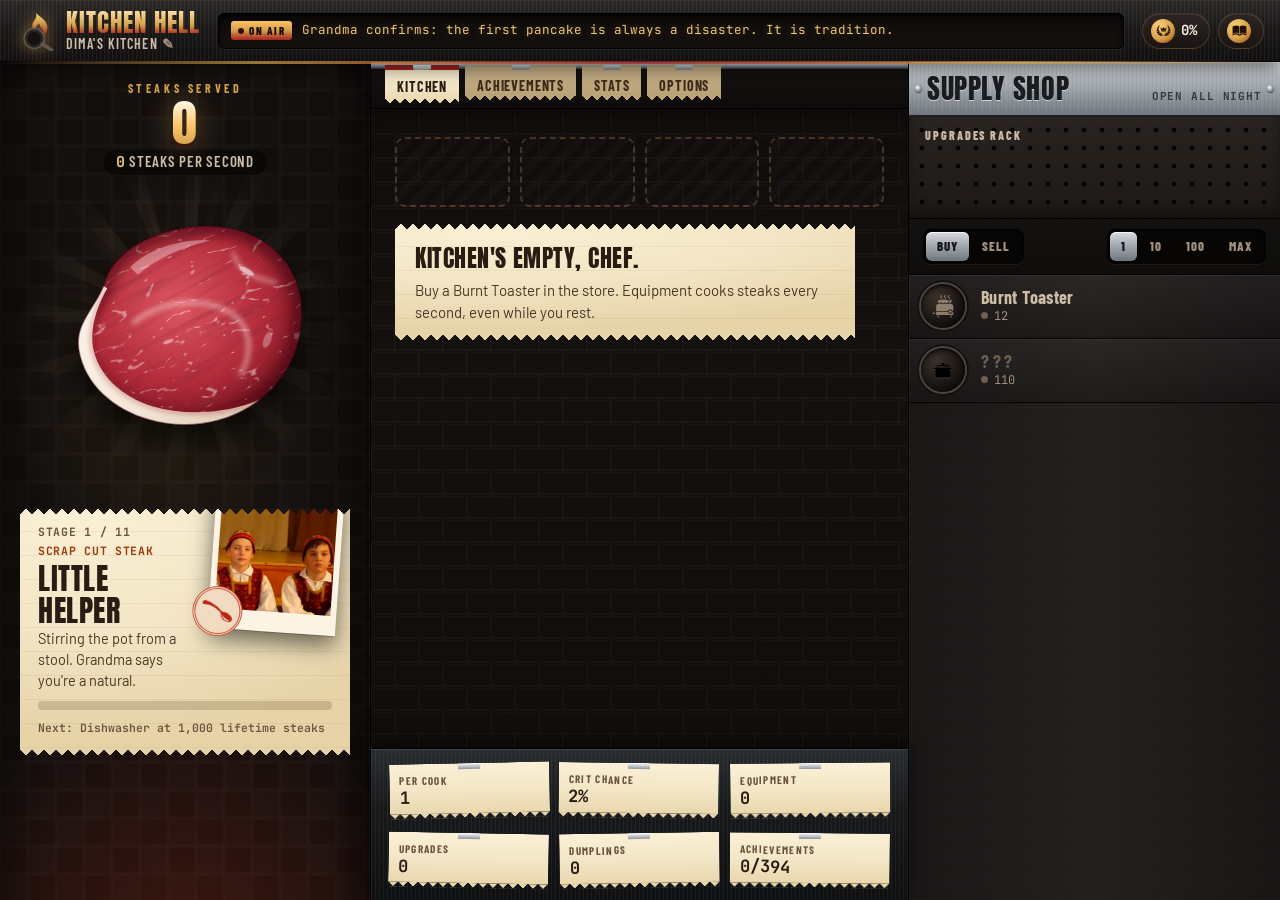
<file: index.html>
<!doctype html>
<html lang="en">
<head>
  <meta charset="utf-8">
  <meta name="viewport" content="width=device-width, initial-scale=1">
  <meta name="theme-color" content="#0b0908">
  <title>Kitchen Hell</title>
  <link rel="preconnect" href="https://fonts.googleapis.com">
  <link rel="preconnect" href="https://fonts.gstatic.com" crossorigin>
  <link href="https://fonts.googleapis.com/css2?family=Anton&family=Barlow+Condensed:wght@500;600;700;800&family=Barlow:wght@400;500;600;700&family=JetBrains+Mono:wght@400;600;700&display=swap" rel="stylesheet">
  <link rel="icon" href="data:image/svg+xml,<svg xmlns=%22http://www.w3.org/2000/svg%22 viewBox=%220 0 100 100%22><text y=%22.9em%22 font-size=%2290%22>🍳</text></svg>">
  <link rel="stylesheet" href="style.css?v=47">
</head>
<body>
  <div id="game">
    <!-- Top: the pass -->
    <header id="topbar">
      <div class="brand">
        <svg class="brand-mark" viewBox="0 0 64 64" aria-hidden="true">
          <defs><linearGradient id="brandFire" x1="0" y1="1" x2="0" y2="0"><stop offset="0" stop-color="#a8231f"/><stop offset=".6" stop-color="#d4a24c"/><stop offset="1" stop-color="#ffd27a"/></linearGradient></defs>
          <path fill="url(#brandFire)" d="M32 3c3 9-6 13-6 21 0 4 3 7 6 7-2-4 1-8 5-11 1 6 7 8 7 15 0 2-1 4-2 5 6-3 9-9 8-16-1-9-10-13-18-21z"/>
          <circle cx="29" cy="44" r="16" fill="#2b2522" stroke="#5d564f" stroke-width="2.5"/>
          <circle cx="29" cy="44" r="10.5" fill="#15110f"/>
          <path d="M42 53l15 9" stroke="#5d564f" stroke-width="6" stroke-linecap="round"/>
        </svg>
        <div class="brand-text">
          <b>Kitchen Hell</b>
          <button id="gymName" class="gym-name" title="Rename your restaurant"></button>
        </div>
      </div>
      <div class="news" id="newsBox" title="Kitchen radio. Click for the next story."><span class="news-tag">On air</span><span id="news"></span></div>
      <div class="chips" id="chips">
        <span class="chip" id="chipStars" title="Stars from Cook-offs"><span class="chip-ic">⭐</span><b id="topStars">0</b><small>Stars</small></span>
        <span class="chip" id="chipDough" title="Sourdough loaves"><span class="chip-ic">🥯</span><b id="topDough">0</b><small>Loaves</small></span>
        <span class="chip" id="chipRep" title="Reputation from achievements"><span class="chip-ic">🏵️</span><b id="topRep">0%</b><small>Rep</small></span>
        <a class="chip chip-link" href="wiki.html" target="_blank" rel="noopener" title="Open the game guide in a new tab"><span class="chip-ic">📖</span><small>Guide</small></a>
      </div>
    </header>

    <!-- Left: the stove -->
    <section id="left">
      <div class="counter">
        <div class="counter-label">Steaks served</div>
        <div id="gains" class="gains">0</div>
        <div id="gps" class="gps">0 steaks per second</div>
      </div>

      <div class="hero-wrap">
        <div class="hero-area" id="heroArea" data-plate="0">
          <button id="hero" aria-label="Cook">
            <svg class="pan steak" viewBox="0 0 300 300" aria-hidden="true">
              <defs>
                <radialGradient id="crustG" cx="44%" cy="40%" r="66%">
                  <stop offset="0" style="stop-color: var(--meat-hi)"/>
                  <stop offset=".62" style="stop-color: var(--meat-mid)"/>
                  <stop offset="1" style="stop-color: var(--meat-lo)"/>
                </radialGradient>
                <linearGradient id="fatG" x1="0" y1="0" x2="1" y2="1">
                  <stop offset="0" stop-color="#fffaf2"/>
                  <stop offset=".55" style="stop-color: var(--fat)"/>
                  <stop offset="1" style="stop-color: var(--fat-lo)"/>
                </linearGradient>
                <filter id="fibers" x="0" y="0" width="100%" height="100%">
                  <feTurbulence type="fractalNoise" baseFrequency=".012 .16" numOctaves="2" seed="9" />
                  <feColorMatrix values="0 0 0 0 .25  0 0 0 0 .02  0 0 0 0 .05  2.2 0 0 0 -1.05" />
                </filter>
                <filter id="grain" x="0" y="0" width="100%" height="100%">
                  <feTurbulence type="fractalNoise" baseFrequency=".9" numOctaves="2" seed="4" />
                  <feColorMatrix values="0 0 0 0 .35  0 0 0 0 .05  0 0 0 0 .08  1.6 0 0 0 -.7" />
                </filter>
                <filter id="marbleFx" x="0" y="0" width="100%" height="100%">
                  <feTurbulence type="turbulence" baseFrequency=".022 .05" numOctaves="3" seed="21" />
                  <feColorMatrix values="0 0 0 0 1  0 0 0 0 .93  0 0 0 0 .9  -14 0 0 0 1.55" />
                  <feGaussianBlur stdDeviation=".5" />
                </filter>
                <filter id="soft1"><feGaussianBlur stdDeviation=".7" /></filter>
                <filter id="soft3"><feGaussianBlur stdDeviation="3" /></filter>
                <filter id="soft6"><feGaussianBlur stdDeviation="6" /></filter>
                <clipPath id="meatClip"><path d="M 64 112 C 74 70, 132 44, 188 50 C 240 56, 272 94, 272 140 C 272 182, 252 216, 218 238 C 186 258, 146 262, 112 252 C 76 242, 44 216, 38 178 C 34 152, 54 136, 64 112 Z" /></clipPath>
              </defs>
              <g id="panArt">
                <path d="M 64 112 C 74 70, 132 44, 188 50 C 240 56, 272 94, 272 140 C 272 182, 252 216, 218 238 C 186 258, 146 262, 112 252 C 76 242, 44 216, 38 178 C 34 152, 54 136, 64 112 Z" fill="url(#crustG)" />
                <g clip-path="url(#meatClip)">
                  <rect class="fibers" width="300" height="300" filter="url(#fibers)" transform="rotate(-28 150 150)" />
                  <rect class="grain" width="300" height="300" filter="url(#grain)" />
                  <rect class="marble-fx" width="300" height="300" filter="url(#marbleFx)" transform="rotate(-25 150 150)" /><g class="marble" fill="none" stroke-linecap="round" filter="url(#soft3)"><path d="M 96 150 C 122 128, 168 122, 198 140 C 218 154, 222 180, 208 204" stroke-width="5" /><path d="M 200 78 C 206 96, 222 104, 244 108" stroke-width="4" /></g>
                  <path d="M 64 112 C 74 70, 132 44, 188 50 C 240 56, 272 94, 272 140 C 272 182, 252 216, 218 238 C 186 258, 146 262, 112 252 C 76 242, 44 216, 38 178 C 34 152, 54 136, 64 112 Z" class="edge" fill="none" stroke="#3a0408" stroke-width="20" opacity=".55" filter="url(#soft6)" />
                  <path class="cap" d="M 230 230 C 194 246, 150 248, 116 238 C 82 228, 58 204, 53 176 C 50 154, 57 134, 68 114 L 20 90 L 10 220 L 110 300 L 260 280 Z" fill="url(#fatG)" />
                  <path d="M 230 230 C 194 246, 150 248, 116 238 C 82 228, 58 204, 53 176 C 50 154, 57 134, 68 114" fill="none" stroke="rgba(150,30,40,.35)" stroke-width="5" filter="url(#soft3)" />
                  <ellipse class="gold-leaf" cx="156" cy="152" rx="120" ry="110" />
                </g>
                <path d="M 64 112 C 74 70, 132 44, 188 50 C 240 56, 272 94, 272 140 C 272 182, 252 216, 218 238 C 186 258, 146 262, 112 252 C 76 242, 44 216, 38 178 C 34 152, 54 136, 64 112 Z" fill="none" stroke="rgba(40,4,8,.45)" stroke-width="1.5" />
                <g class="sheen" fill="#fff">
                  <path d="M 92 92 C 112 72, 146 62, 176 64 C 150 70, 120 82, 100 100 Z" opacity=".35" filter="url(#soft1)" />
                  <ellipse cx="214" cy="96" rx="9" ry="3" transform="rotate(30 214 96)" opacity=".55" filter="url(#soft1)" />
                  <ellipse cx="132" cy="170" rx="6" ry="2" transform="rotate(-20 132 170)" opacity=".45" filter="url(#soft1)" />
                  <ellipse cx="236" cy="168" rx="4" ry="9" transform="rotate(20 236 168)" opacity=".3" filter="url(#soft1)" />
                </g>
              </g>
            </svg>
          </button>
          <div id="fx" class="fx"></div>
        </div>
      </div>

      <div id="buffs" class="buffs"></div>

      <div class="stage ticket">
        <figure class="stage-photo"><img id="heroImg" src="assets/stage1.jpg?v=kh1" alt="You, at this stage" draggable="false"><span class="stage-stamp" id="stageStamp" aria-hidden="true"></span></figure>
        <div class="stage-top"><span id="stageNum" class="mono"></span><span class="stage-mat mono" id="stageMat"></span></div>
        <h2 id="stageName">Little Helper</h2>
        <p id="stageText"></p>
        <div class="bar"><i id="stageBar"></i></div>
        <small id="stageNext" class="mono"></small>
      </div>

      <div id="splitBox" class="split-box hidden">
        <div class="pump-top"><span>Service style</span><span id="splitCd" class="mono"></span></div>
        <div id="splits" class="splits"></div>
      </div>
    </section>

    <!-- Middle: the line -->
    <section id="middle">
      <nav class="menu" id="menu">
        <button data-view="gym" class="active">Kitchen</button>
        <button data-view="muscles">Chef Skills</button>
        <button data-view="records">Signatures</button>
        <button data-view="comp">Cook-off <em id="compBadge"></em></button>
        <button data-view="ach">Achievements</button>
        <button data-view="stats">Stats</button>
        <button data-view="options">Options</button>
      </nav>
      <div class="views">
        <div class="view" id="view-gym">
          <div id="scoopBar" class="scoop-bar hidden"></div>
          <div class="log-head"><span>Station</span><span>Owned</span><span>Per second</span><span class="lvl-col">Level</span><span>On the line</span></div>
          <div id="gymRows"></div>
          <div id="board" class="board hidden"></div>
          <div id="gymEmpty" class="empty">
            <div class="ghost-line"><i></i><i></i><i></i><i></i></div>
            <div class="empty-ticket ticket">
              <b>Kitchen's empty, chef.</b>
              <span>Buy a Burnt Toaster in the store. Equipment cooks steaks every second, even while you rest.</span>
            </div>
          </div>
        </div>
        <div class="view hidden" id="view-muscles">
          <h2>Chef Skills</h2>
          <p class="hint">Train a skill for a bonus that lasts this run. Skill levels reset after a Cook-off.</p>
          <div id="muscleCards" class="cards"></div>
        </div>
        <div class="view hidden" id="view-records">
          <h2>Signature Dishes</h2>
          <div id="recordsLocked" class="locked-box">
            <b>Endless mode</b><br>Become the Kitchen Overlord to unlock Signature Dishes and Inferno ranks.
            They never reset and have no limit.
          </div>
          <div id="recordsBody" class="hidden">
            <div id="legendBox" class="legend-box"></div>
            <p class="hint">Each new record makes the next one harder. Signature Dishes stay after a Cook-off.</p>
            <div id="liftCards" class="cards"></div>
          </div>
        </div>
        <div class="view hidden" id="view-comp">
          <h2>Cook-off</h2>
          <p class="hint">Enter a Cook-off to win Stars. Your run starts over, but Stars stay forever: each one adds
            <b id="medalPct">+2%</b> to everything (a little less past 1,000 Stars), and you can spend them on Chef's Secrets.</p>
          <div class="comp-grid">
            <div class="stat-box"><small>Stars</small><b id="medalTotal" class="mono">0</b><span id="medalBonus"></span></div>
            <div class="stat-box"><small>To spend</small><b id="medalAvail" class="mono">0</b><span>on Chef's Secrets</span></div>
            <div class="stat-box"><small>You'd win now</small><b id="medalPending" class="mono">0</b><span id="medalNext"></span></div>
          </div>
          <button id="competeBtn" class="big-btn">Enter the Cook-off</button>
          <p class="hint">Keeps Stars, Chef's Secrets, Signature Dishes, sourdough, equipment levels, achievements and stats. Resets steaks, equipment, upgrades and Chef Skills.</p>
          <div id="lockerSection" class="hidden">
            <h3>Recipe Box</h3>
            <p class="hint">Upgrades in your Recipe Box are kept after every Cook-off.</p>
            <div id="lockers" class="cards"></div>
          </div>
          <h3>Chef's Secrets</h3>
          <p class="hint">Secrets are permanent. Each one needs the secrets listed under it first.</p>
          <div id="perkTree"></div>
        </div>
        <div class="view hidden" id="view-ach">
          <h2>Achievements <small id="achCount" class="mono"></small></h2>
          <div class="ach-stats" id="achStats"></div>
          <p class="hint">Achievements raise your Reputation, which powers Hospitality upgrades. Badge rims show the tier: bronze, silver, gold, ruby, diamond.</p>
          <div id="achGroups"></div>
        </div>
        <div class="view hidden" id="view-stats"><h2>Stats</h2><div class="receipt ticket"><div class="receipt-head mono" id="receiptHead"></div><div id="stats" class="stats"></div></div></div>
        <div class="view hidden" id="view-options">
          <h2>Options</h2>
          <div class="options">
            <button id="optSound" class="btn"></button>
            <button id="optStats" class="btn secondary" title="Sends anonymous game numbers (no personal data) to help balance the game"></button>
            <button id="optRename" class="btn secondary">Rename restaurant</button>
            <button id="optExport" class="btn secondary">Export save</button>
            <button id="optImport" class="btn secondary">Import save</button>
            <a class="btn secondary" href="wiki.html" target="_blank" rel="noopener">Open the guide</a>
            <button id="optWipe" class="btn danger">Wipe save</button>
          </div>
          <div class="howto-box ticket">
            <h3>How to cook</h3>
            <ul class="howto">
              <li>Click the big steak to earn steaks. Golden Dumplings that float by give big boosts: click them!</li>
              <li>Equipment in the store cooks steaks every second. Each one costs 14% more than the last.</li>
              <li>Upgrades show up on the rack above the equipment as you progress. Hover one to read its ticket.</li>
              <li>Grab Golden Dumplings when they appear. They start Dinner Rushes and fill the Tip Jar.</li>
              <li>Train Chef Skills, unlock achievements for Reputation, and enter Cook-offs for permanent Stars.</li>
              <li>Become the Kitchen Overlord to finish the main journey and unlock endless Signature Dishes.</li>
            </ul>
          </div>
          <p class="hint credits">Icons by Lorc, Delapouite and contributors from <a href="https://game-icons.net" target="_blank" rel="noopener">game-icons.net</a>, licensed <a href="https://creativecommons.org/licenses/by/3.0/" target="_blank" rel="noopener">CC BY 3.0</a>.</p>
        </div>
      </div>
      <footer class="pass" id="pass" aria-label="Kitchen summary"></footer>
    </section>

    <!-- Right: supply shop -->
    <section id="store">
      <div class="store-head">
        <h2>Supply Shop</h2>
        <span class="store-sub mono" id="storeSub">open all night</span>
      </div>
      <div class="rack">
        <div class="section-label"><span>Upgrades rack</span><span id="upgCount" class="mono"></span></div>
        <div id="upgrades" class="upg-grid"></div>
      </div>
      <div class="store-controls">
        <div class="seg" id="modeSeg"><button data-mode="buy" class="active">Buy</button><button data-mode="sell">Sell</button></div>
        <div class="seg" id="amtSeg"><button data-amt="1" class="active">1</button><button data-amt="10">10</button><button data-amt="100">100</button><button data-amt="max">Max</button></div>
      </div>
      <div id="buildings"></div>
    </section>
  </div>

  <div id="tooltip" class="tooltip hidden"></div>
  <div id="toasts"></div>
  <div id="modal" class="modal hidden"><div class="modal-card" id="modalCard"></div></div>

  <script src="core.js?v=47"></script>
  <script src="ext/supplements.js?v=47"></script>
  <script src="ext/coach.js?v=47"></script>
  <script src="ext/rival.js?v=47"></script>
  <script src="ext/seasons.js?v=47"></script>
  <script src="ext/challenges.js?v=47"></script>
  <script src="ext/market.js?v=47"></script>
  <script src="ext/hellfire.js?v=47"></script>
  <script src="ext/garden.js?v=47"></script>
  <script src="ext/cookbook.js?v=47"></script>
  <script src="ext/saints.js?v=47"></script>
  <script src="icons.js?v=47"></script>
  <script src="ui.js?v=47"></script>
  <script src="stats.js?v=47"></script>
</body>
</html>
</file>
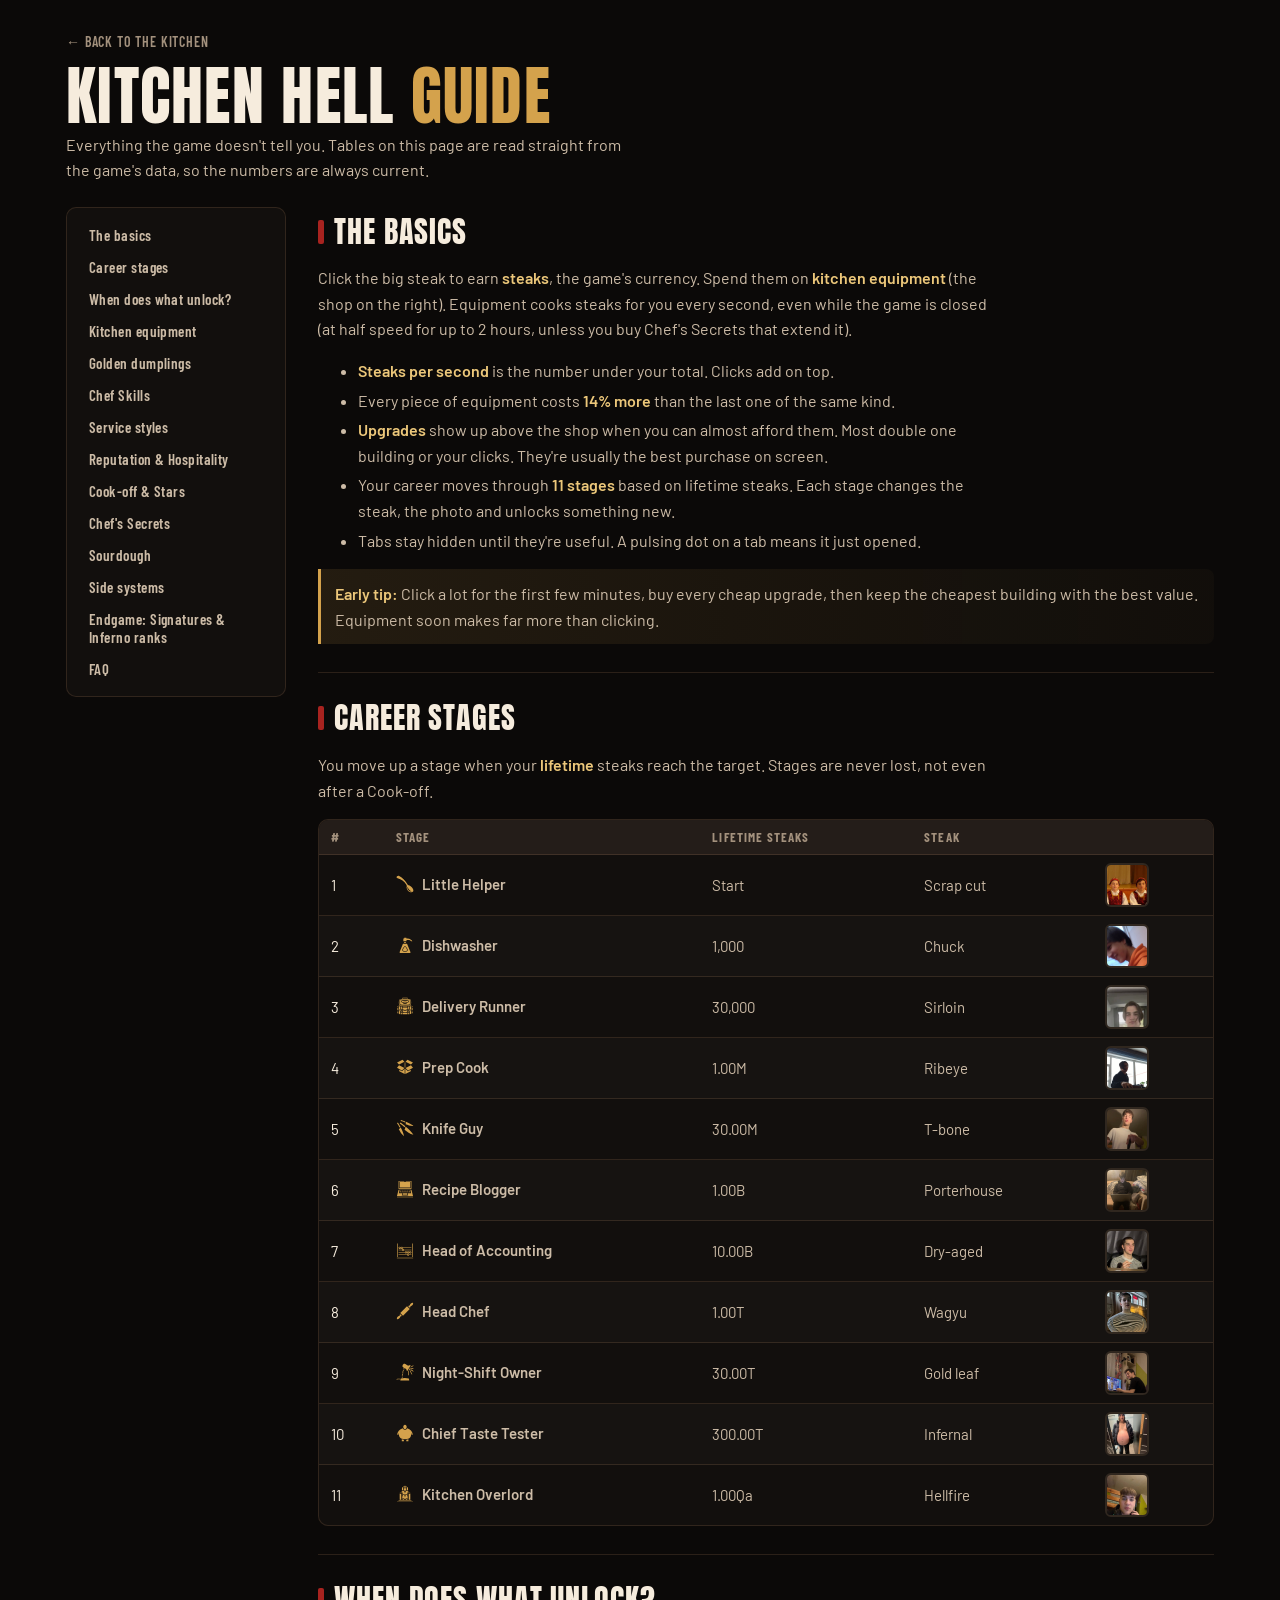
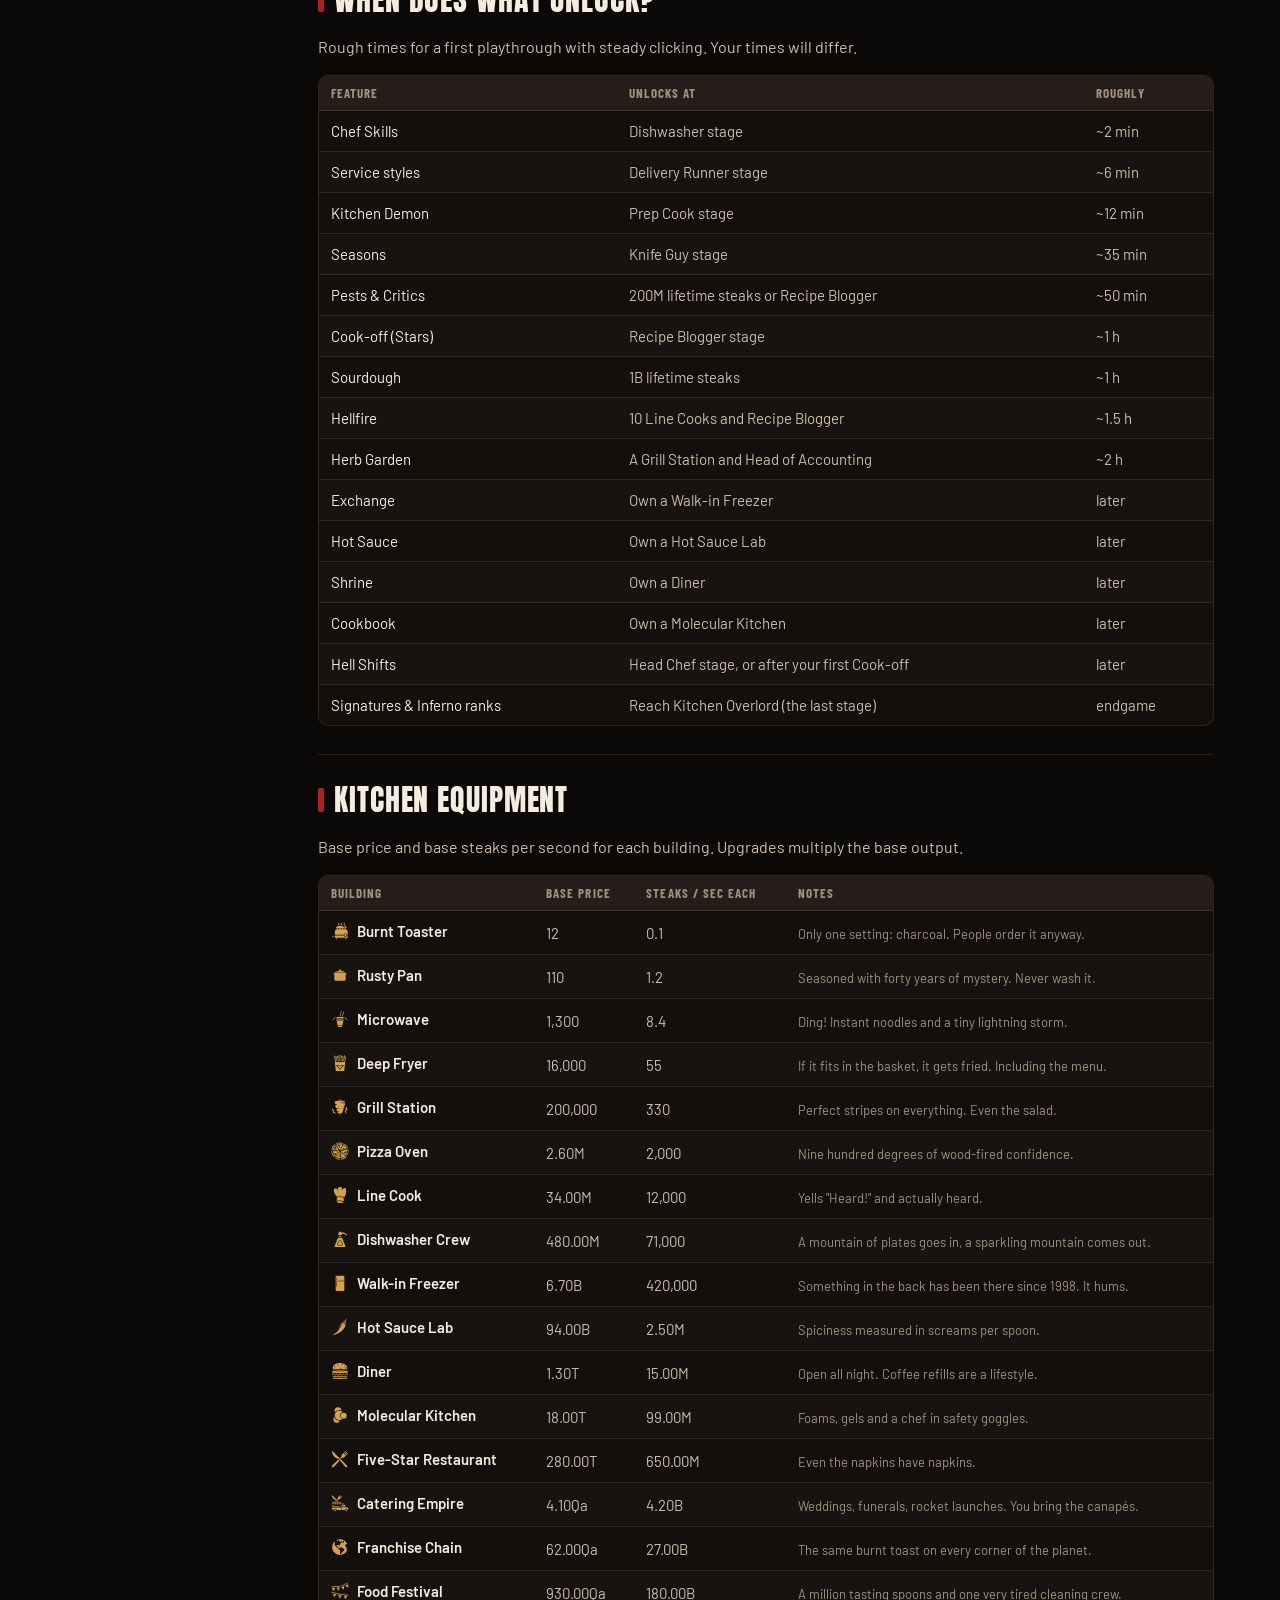
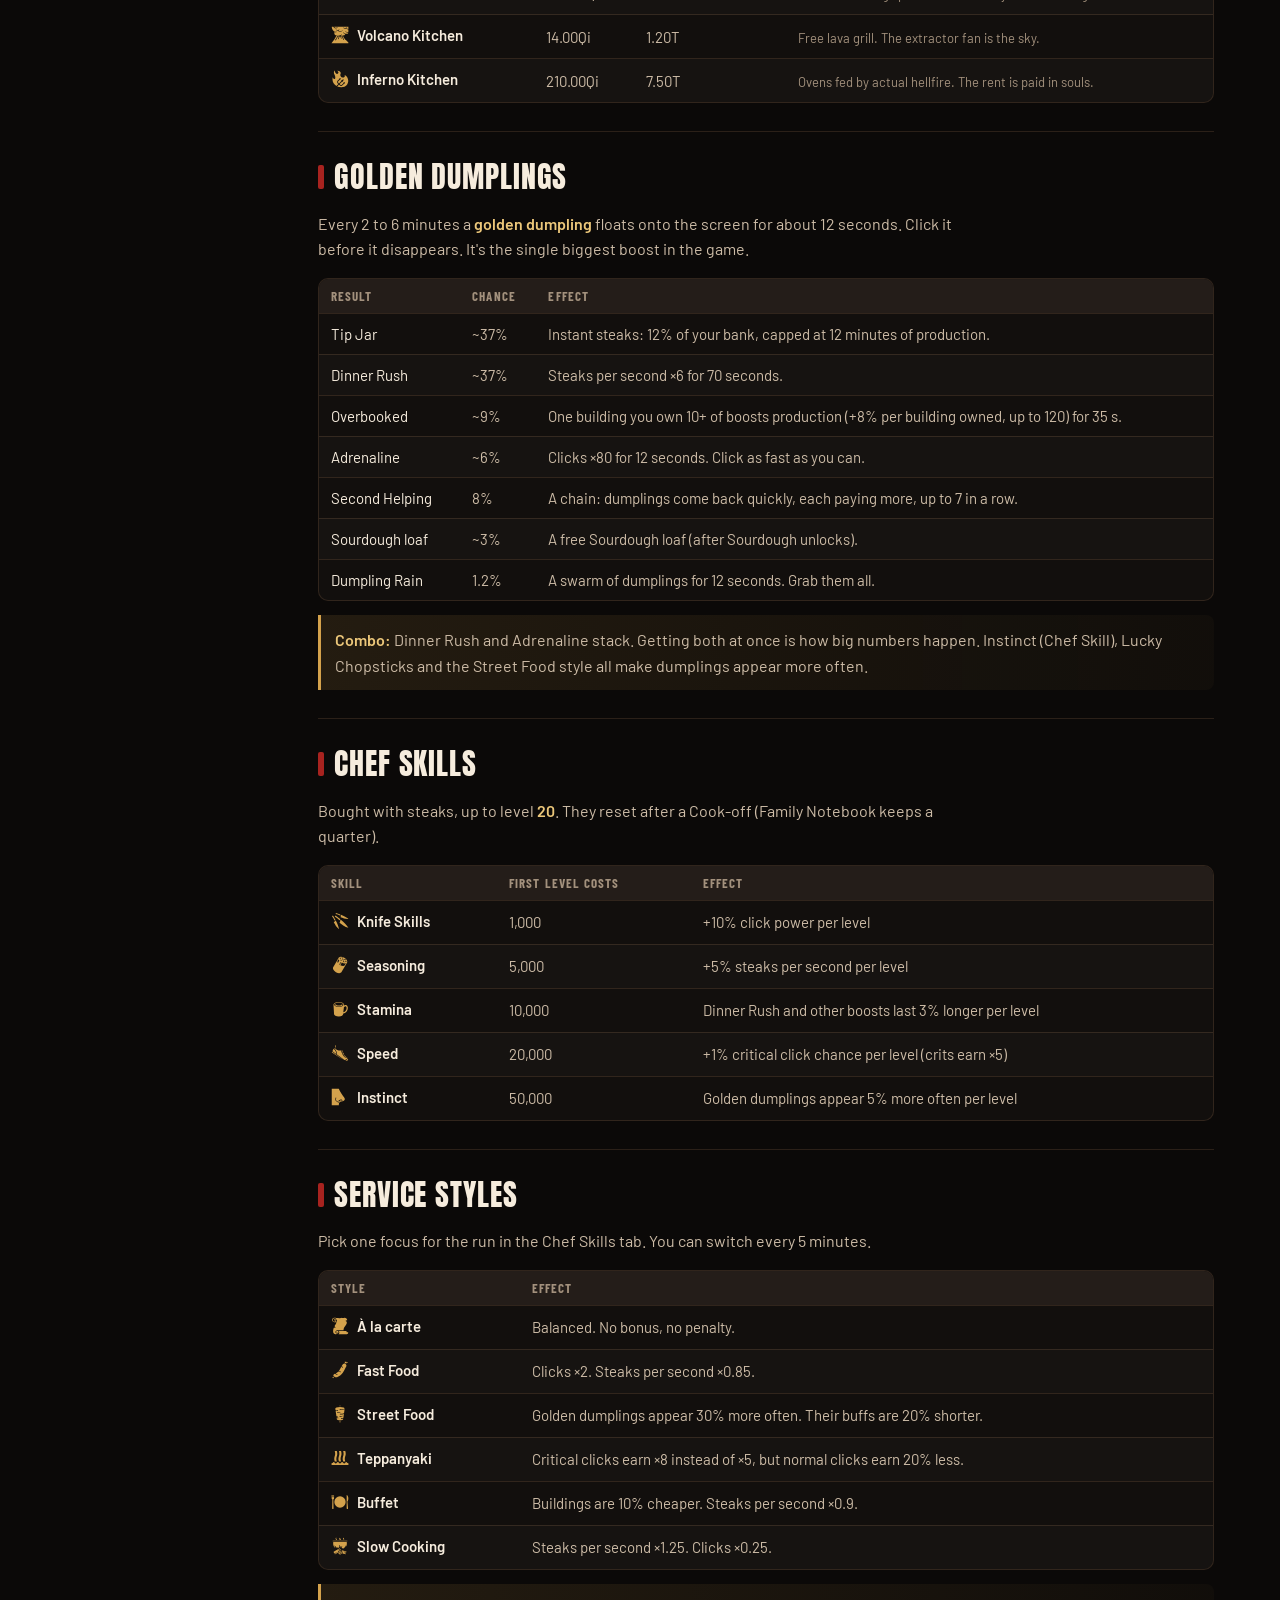
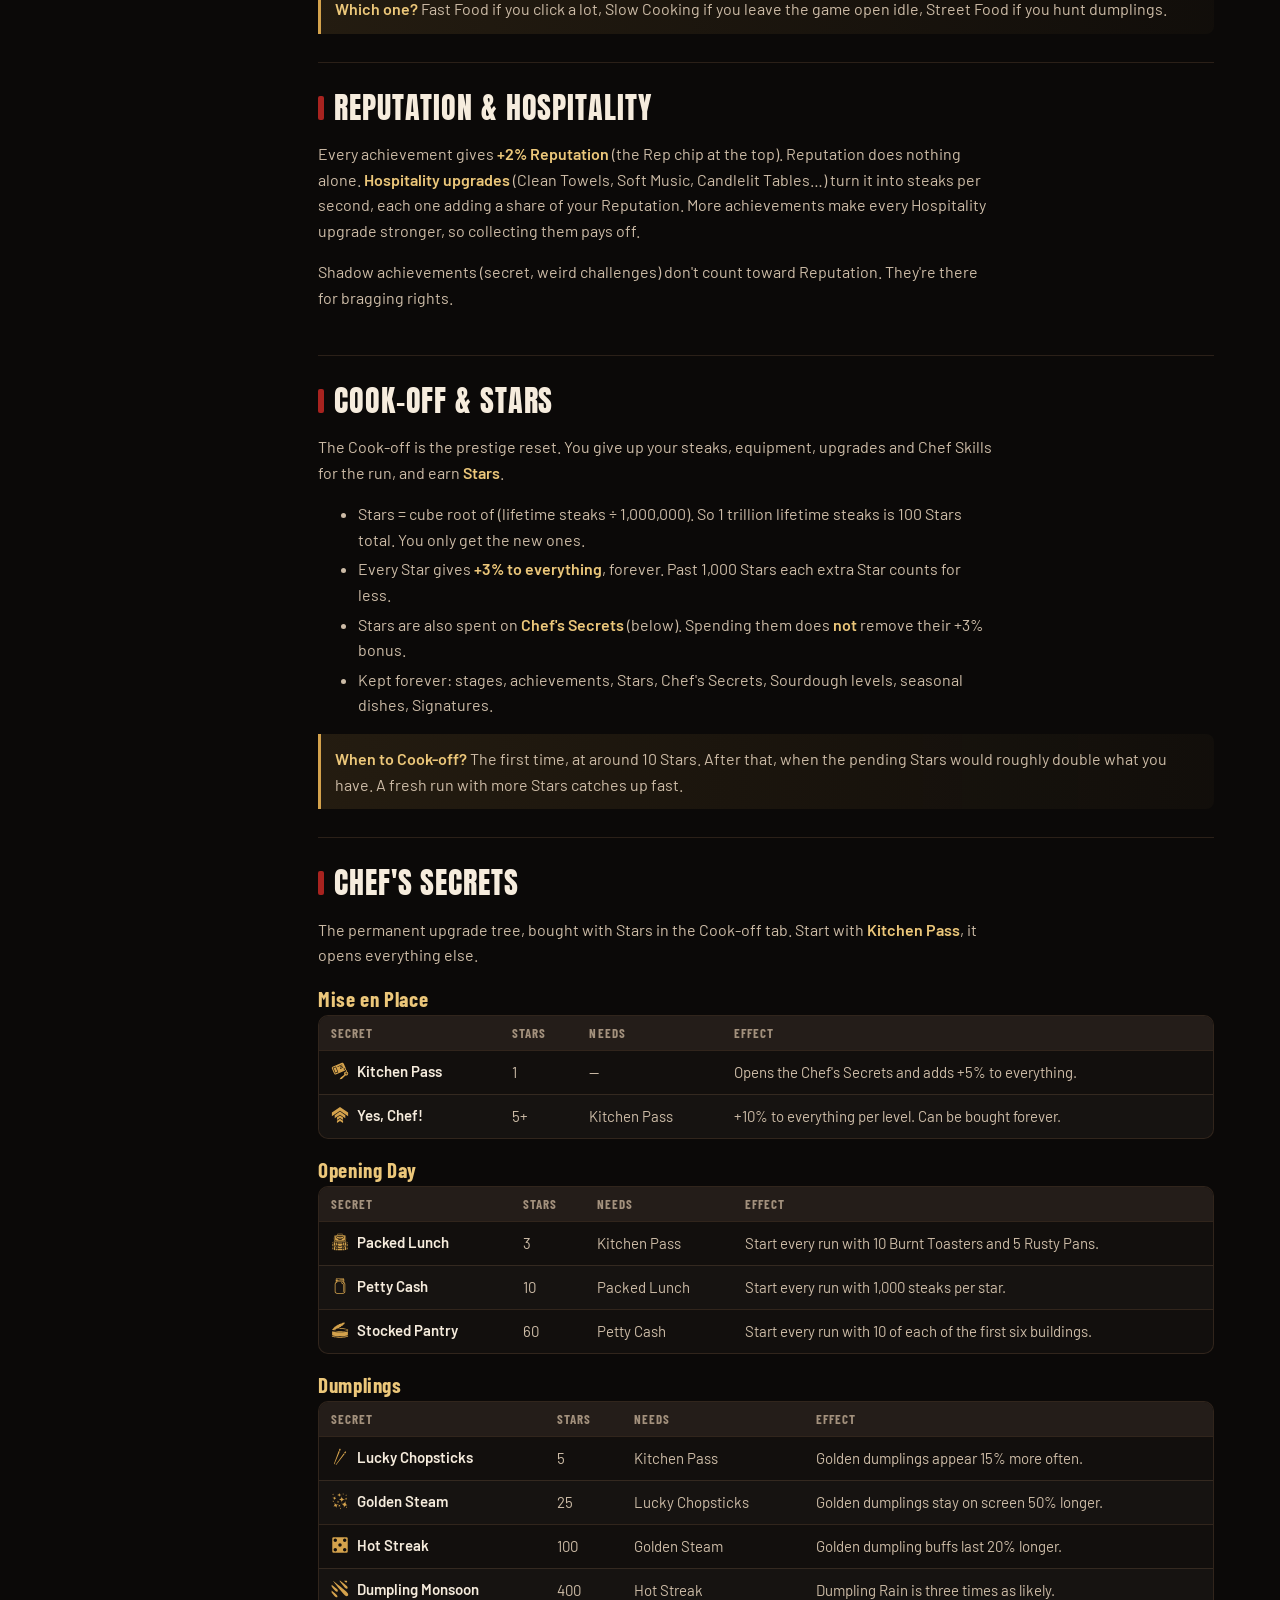
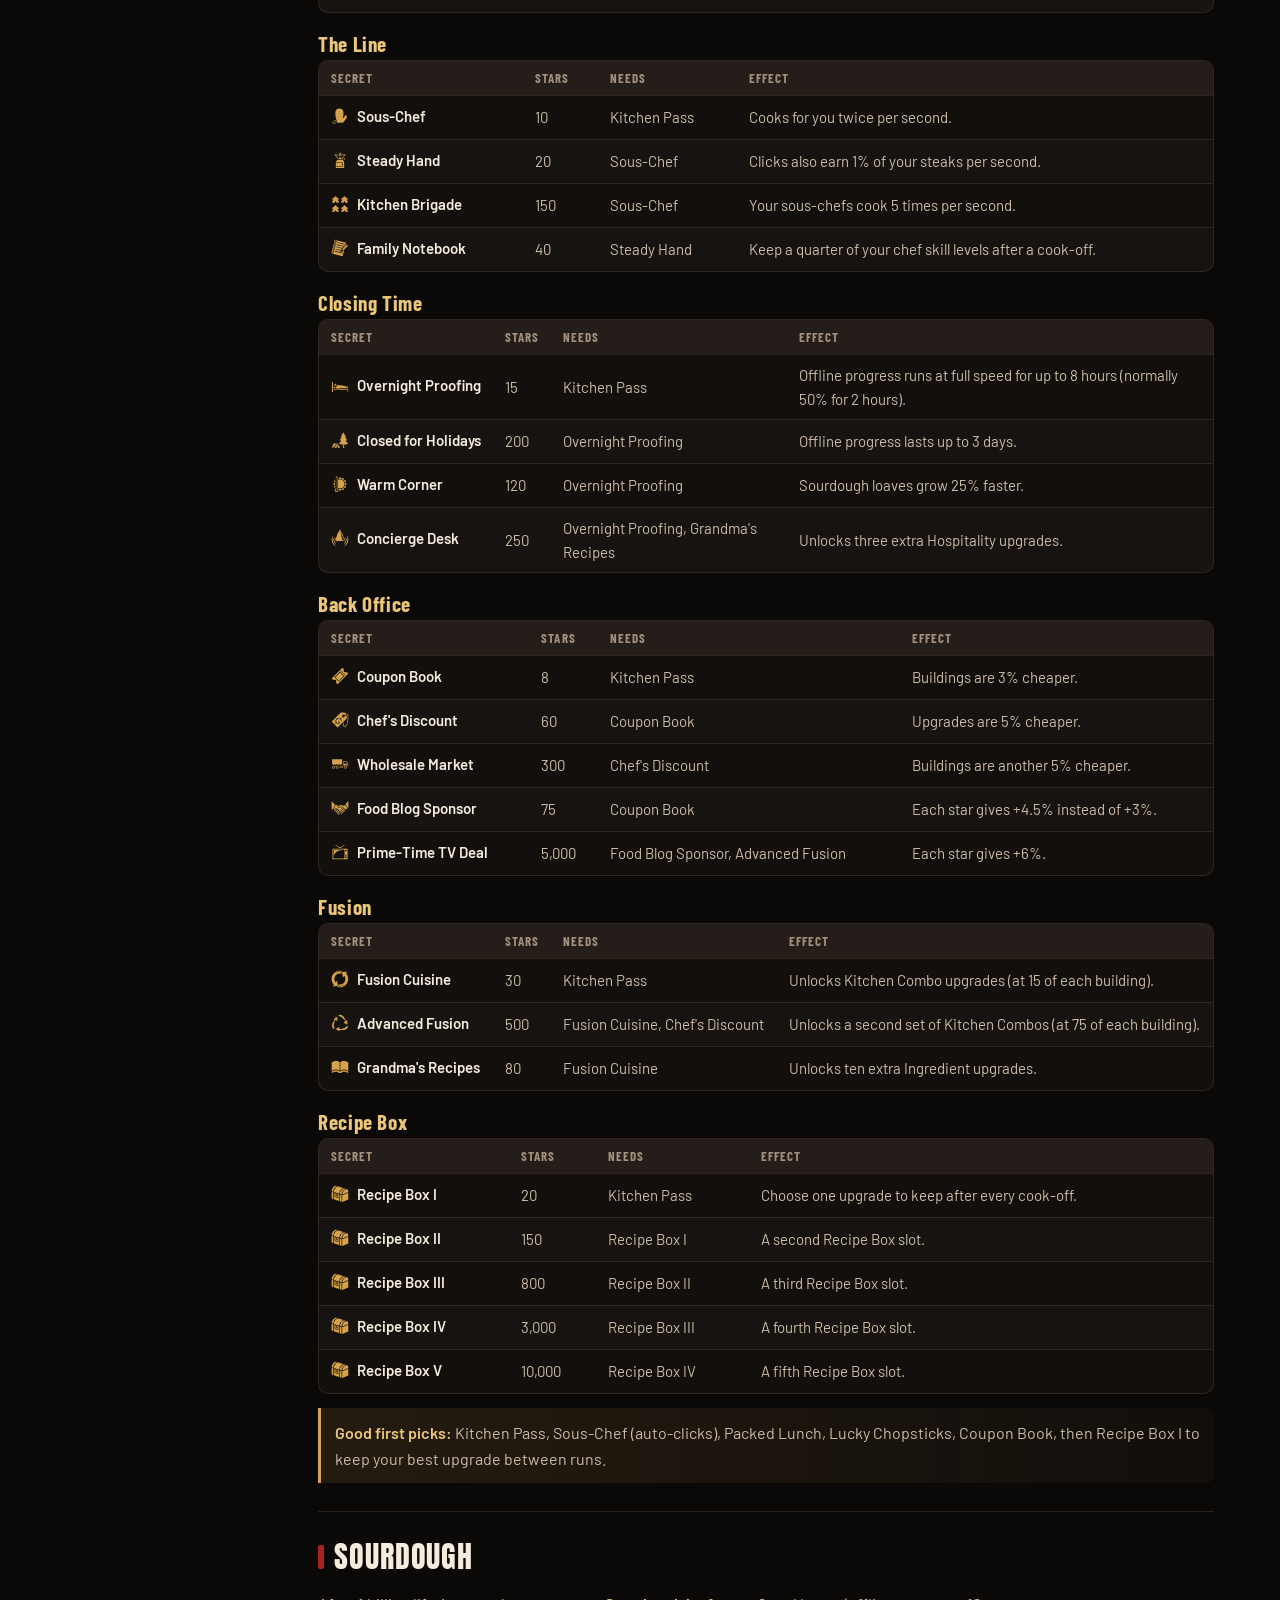
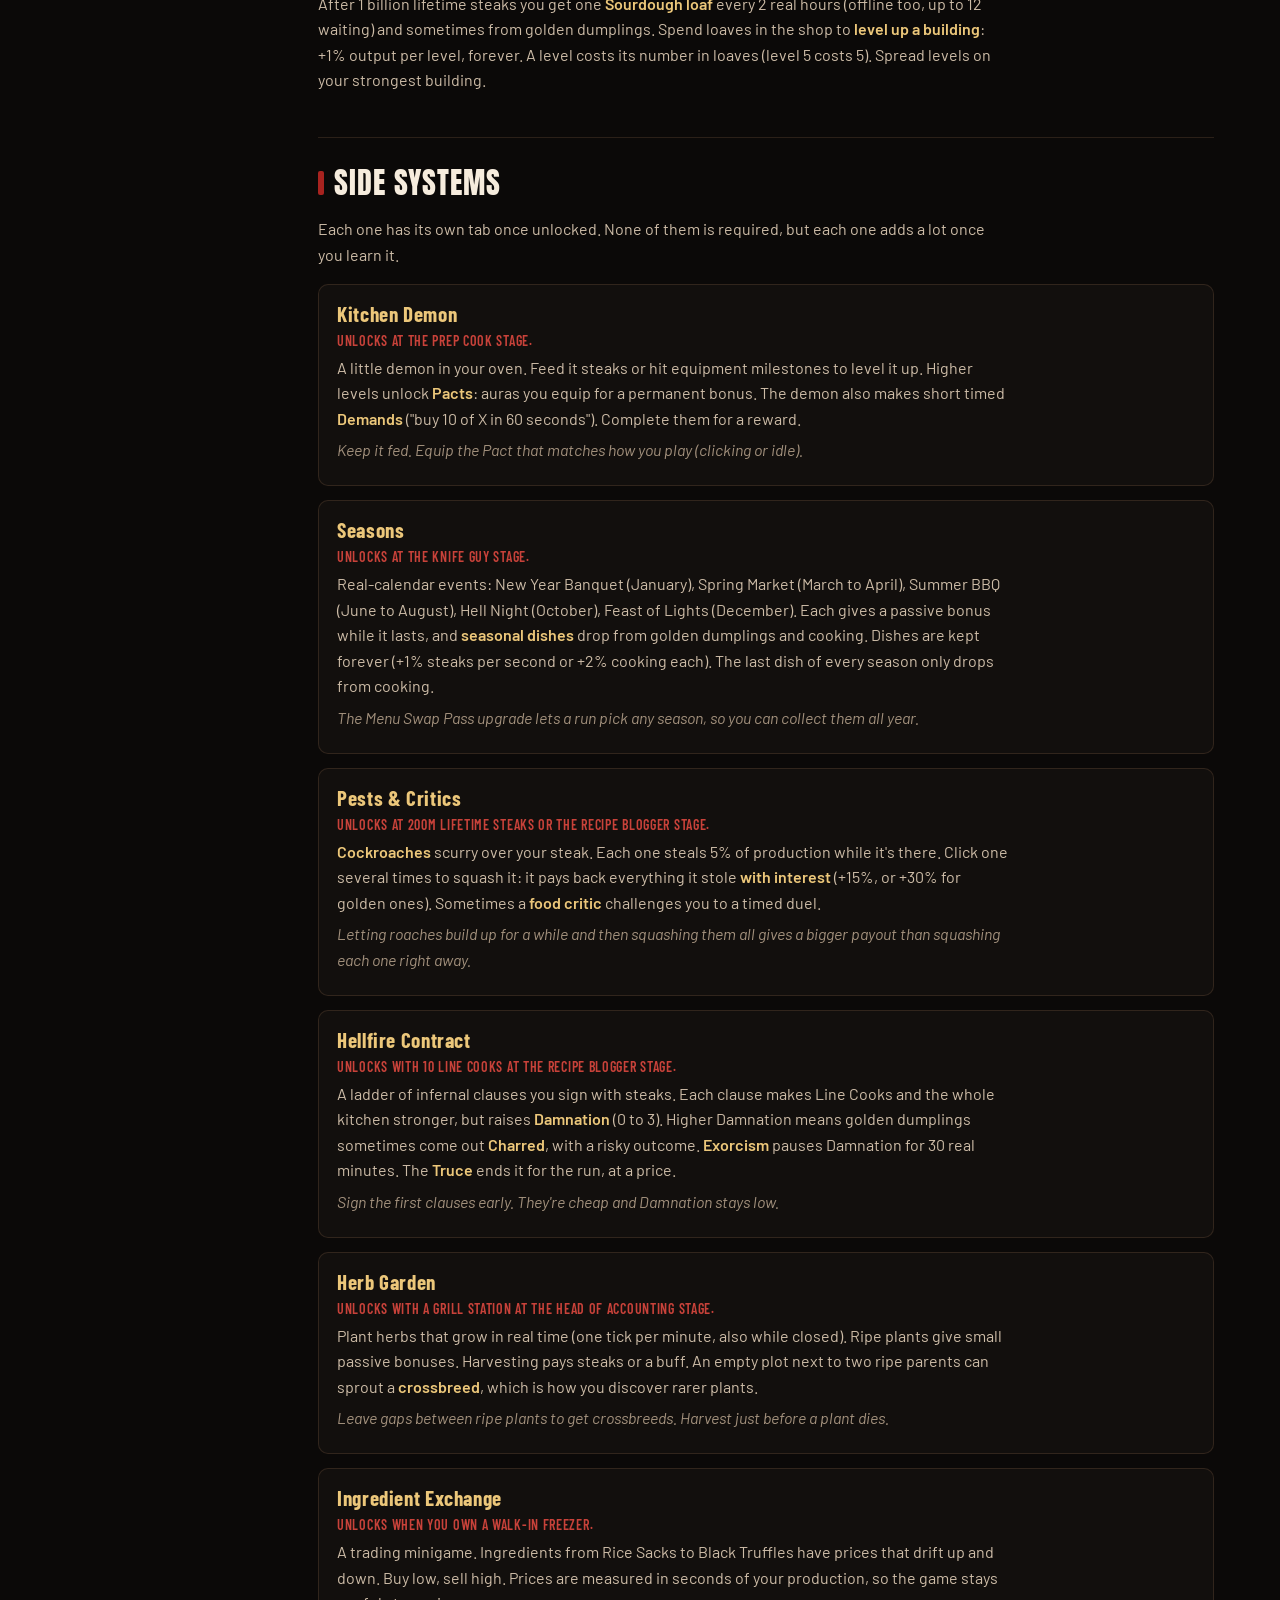
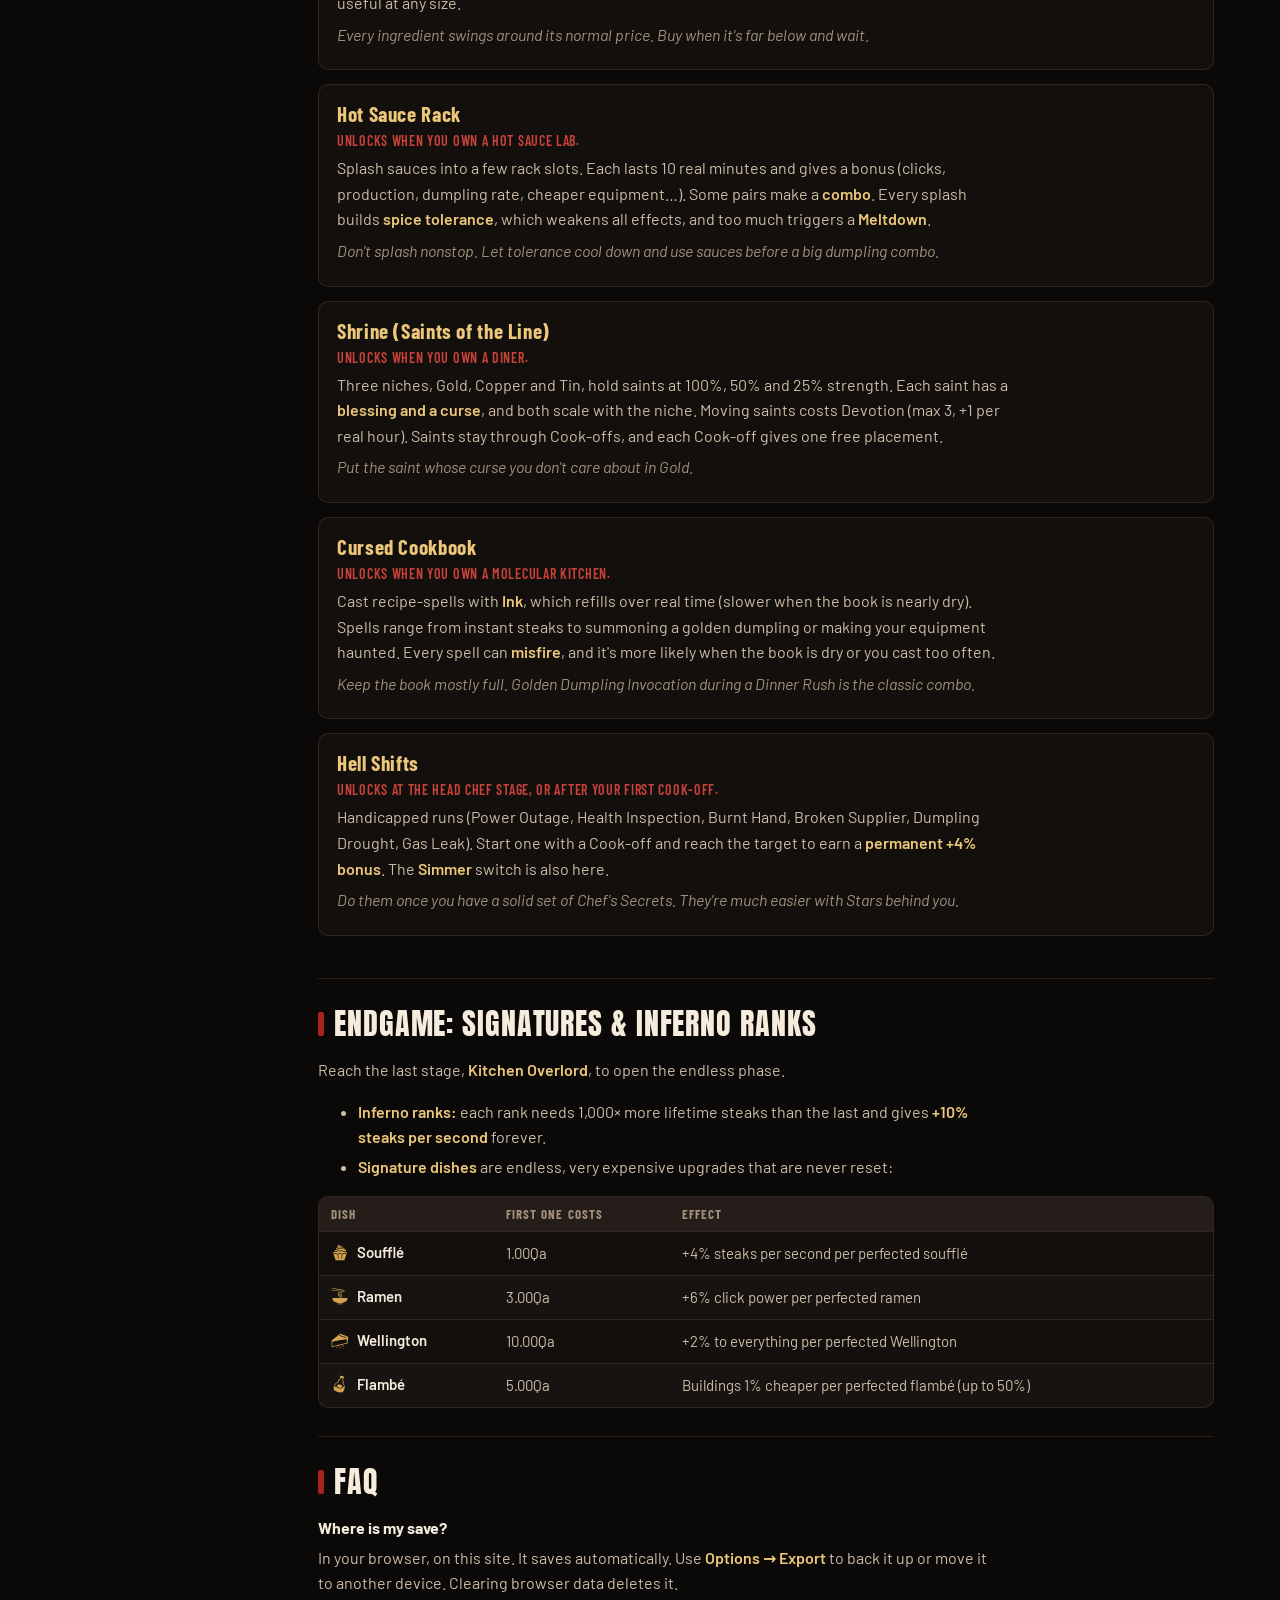
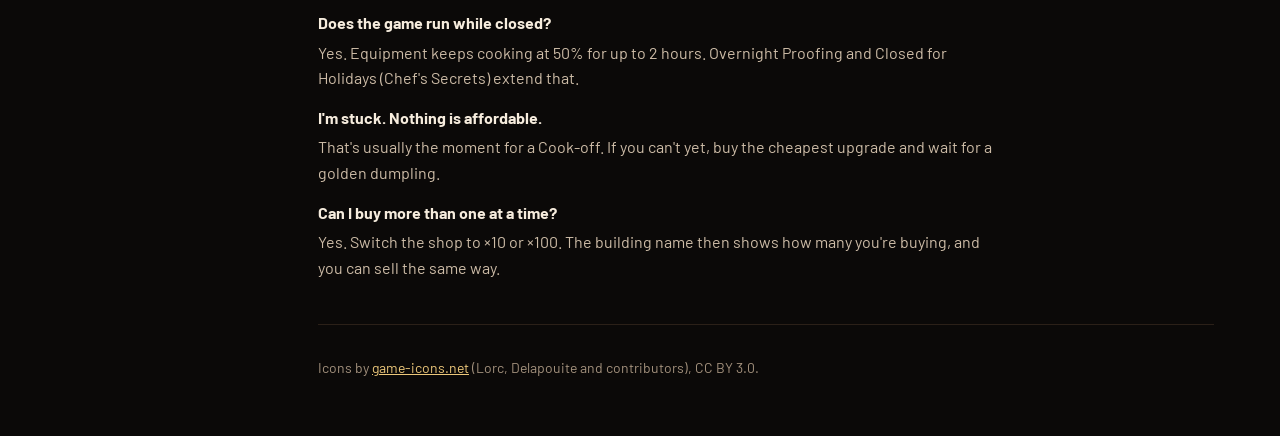
<file: wiki.html>
<!doctype html>
<html lang="en">
<head>
  <meta charset="utf-8">
  <meta name="viewport" content="width=device-width, initial-scale=1">
  <meta name="theme-color" content="#0b0908">
  <title>Kitchen Hell Guide</title>
  <link rel="preconnect" href="https://fonts.googleapis.com">
  <link rel="preconnect" href="https://fonts.gstatic.com" crossorigin>
  <link href="https://fonts.googleapis.com/css2?family=Anton&family=Barlow+Condensed:wght@500;600;700;800&family=Barlow:wght@400;500;600;700&family=JetBrains+Mono:wght@400;600;700&display=swap" rel="stylesheet">
  <link rel="icon" href="data:image/svg+xml,<svg xmlns=%22http://www.w3.org/2000/svg%22 viewBox=%220 0 100 100%22><text y=%22.9em%22 font-size=%2290%22>🍳</text></svg>">
  <link rel="stylesheet" href="wiki.css?v=2">
</head>
<body>
  <header class="w-top">
    <a class="w-back" href="./">&larr; Back to the kitchen</a>
    <h1>Kitchen Hell <span>Guide</span></h1>
    <p class="w-lede">Everything the game doesn't tell you. Tables on this page are read straight from the game's data, so the numbers are always current.</p>
  </header>

  <div class="w-layout">
    <nav class="w-nav" id="toc"></nav>

    <main class="w-main">
      <section id="basics">
        <h2>The basics</h2>
        <p>Click the big steak to earn <b>steaks</b>, the game's currency. Spend them on <b>kitchen equipment</b> (the shop on the right). Equipment cooks steaks for you every second, even while the game is closed (at half speed for up to 2 hours, unless you buy Chef's Secrets that extend it).</p>
        <ul>
          <li><b>Steaks per second</b> is the number under your total. Clicks add on top.</li>
          <li>Every piece of equipment costs <b>14% more</b> than the last one of the same kind.</li>
          <li><b>Upgrades</b> show up above the shop when you can almost afford them. Most double one building or your clicks. They're usually the best purchase on screen.</li>
          <li>Your career moves through <b>11 stages</b> based on lifetime steaks. Each stage changes the steak, the photo and unlocks something new.</li>
          <li>Tabs stay hidden until they're useful. A pulsing dot on a tab means it just opened.</li>
        </ul>
        <div class="w-tip"><b>Early tip:</b> Click a lot for the first few minutes, buy every cheap upgrade, then keep the cheapest building with the best value. Equipment soon makes far more than clicking.</div>
      </section>

      <section id="stages">
        <h2>Career stages</h2>
        <p>You move up a stage when your <b>lifetime</b> steaks reach the target. Stages are never lost, not even after a Cook-off.</p>
        <div class="w-table-wrap"><table class="w-table" id="tblStages"></table></div>
      </section>

      <section id="unlocks">
        <h2>When does what unlock?</h2>
        <p>Rough times for a first playthrough with steady clicking. Your times will differ.</p>
        <div class="w-table-wrap"><table class="w-table">
          <thead><tr><th>Feature</th><th>Unlocks at</th><th>Roughly</th></tr></thead>
          <tbody>
            <tr><td>Chef Skills</td><td>Dishwasher stage</td><td>~2 min</td></tr>
            <tr><td>Service styles</td><td>Delivery Runner stage</td><td>~6 min</td></tr>
            <tr><td>Kitchen Demon</td><td>Prep Cook stage</td><td>~12 min</td></tr>
            <tr><td>Seasons</td><td>Knife Guy stage</td><td>~35 min</td></tr>
            <tr><td>Pests &amp; Critics</td><td>200M lifetime steaks or Recipe Blogger</td><td>~50 min</td></tr>
            <tr><td>Cook-off (Stars)</td><td>Recipe Blogger stage</td><td>~1 h</td></tr>
            <tr><td>Sourdough</td><td>1B lifetime steaks</td><td>~1 h</td></tr>
            <tr><td>Hellfire</td><td>10 Line Cooks and Recipe Blogger</td><td>~1.5 h</td></tr>
            <tr><td>Herb Garden</td><td>A Grill Station and Head of Accounting</td><td>~2 h</td></tr>
            <tr><td>Exchange</td><td>Own a Walk-in Freezer</td><td>later</td></tr>
            <tr><td>Hot Sauce</td><td>Own a Hot Sauce Lab</td><td>later</td></tr>
            <tr><td>Shrine</td><td>Own a Diner</td><td>later</td></tr>
            <tr><td>Cookbook</td><td>Own a Molecular Kitchen</td><td>later</td></tr>
            <tr><td>Hell Shifts</td><td>Head Chef stage, or after your first Cook-off</td><td>later</td></tr>
            <tr><td>Signatures &amp; Inferno ranks</td><td>Reach Kitchen Overlord (the last stage)</td><td>endgame</td></tr>
          </tbody>
        </table></div>
      </section>

      <section id="equipment">
        <h2>Kitchen equipment</h2>
        <p>Base price and base steaks per second for each building. Upgrades multiply the base output.</p>
        <div class="w-table-wrap"><table class="w-table" id="tblBuildings"></table></div>
      </section>

      <section id="dumplings">
        <h2>Golden dumplings</h2>
        <p>Every 2 to 6 minutes a <b>golden dumpling</b> floats onto the screen for about 12 seconds. Click it before it disappears. It's the single biggest boost in the game.</p>
        <div class="w-table-wrap"><table class="w-table">
          <thead><tr><th>Result</th><th>Chance</th><th>Effect</th></tr></thead>
          <tbody>
            <tr><td>Tip Jar</td><td>~37%</td><td>Instant steaks: 12% of your bank, capped at 12 minutes of production.</td></tr>
            <tr><td>Dinner Rush</td><td>~37%</td><td>Steaks per second ×6 for 70 seconds.</td></tr>
            <tr><td>Overbooked</td><td>~9%</td><td>One building you own 10+ of boosts production (+8% per building owned, up to 120) for 35 s.</td></tr>
            <tr><td>Adrenaline</td><td>~6%</td><td>Clicks ×80 for 12 seconds. Click as fast as you can.</td></tr>
            <tr><td>Second Helping</td><td>8%</td><td>A chain: dumplings come back quickly, each paying more, up to 7 in a row.</td></tr>
            <tr><td>Sourdough loaf</td><td>~3%</td><td>A free Sourdough loaf (after Sourdough unlocks).</td></tr>
            <tr><td>Dumpling Rain</td><td>1.2%</td><td>A swarm of dumplings for 12 seconds. Grab them all.</td></tr>
          </tbody>
        </table></div>
        <div class="w-tip"><b>Combo:</b> Dinner Rush and Adrenaline stack. Getting both at once is how big numbers happen. Instinct (Chef Skill), Lucky Chopsticks and the Street Food style all make dumplings appear more often.</div>
      </section>

      <section id="skills">
        <h2>Chef Skills</h2>
        <p>Bought with steaks, up to level <b id="skillMax"></b>. They reset after a Cook-off (Family Notebook keeps a quarter).</p>
        <div class="w-table-wrap"><table class="w-table" id="tblSkills"></table></div>
      </section>

      <section id="styles">
        <h2>Service styles</h2>
        <p>Pick one focus for the run in the Chef Skills tab. You can switch every 5 minutes.</p>
        <div class="w-table-wrap"><table class="w-table" id="tblStyles"></table></div>
        <div class="w-tip"><b>Which one?</b> Fast Food if you click a lot, Slow Cooking if you leave the game open idle, Street Food if you hunt dumplings.</div>
      </section>

      <section id="reputation">
        <h2>Reputation &amp; Hospitality</h2>
        <p>Every achievement gives <b>+2% Reputation</b> (the Rep chip at the top). Reputation does nothing alone. <b>Hospitality upgrades</b> (Clean Towels, Soft Music, Candlelit Tables…) turn it into steaks per second, each one adding a share of your Reputation. More achievements make every Hospitality upgrade stronger, so collecting them pays off.</p>
        <p>Shadow achievements (secret, weird challenges) don't count toward Reputation. They're there for bragging rights.</p>
      </section>

      <section id="cookoff">
        <h2>Cook-off &amp; Stars</h2>
        <p>The Cook-off is the prestige reset. You give up your steaks, equipment, upgrades and Chef Skills for the run, and earn <b>Stars</b>.</p>
        <ul>
          <li>Stars = cube root of (lifetime steaks ÷ 1,000,000). So 1 trillion lifetime steaks is 100 Stars total. You only get the new ones.</li>
          <li>Every Star gives <b>+3% to everything</b>, forever. Past 1,000 Stars each extra Star counts for less.</li>
          <li>Stars are also spent on <b>Chef's Secrets</b> (below). Spending them does <b>not</b> remove their +3% bonus.</li>
          <li>Kept forever: stages, achievements, Stars, Chef's Secrets, Sourdough levels, seasonal dishes, Signatures.</li>
        </ul>
        <div class="w-tip"><b>When to Cook-off?</b> The first time, at around 10 Stars. After that, when the pending Stars would roughly double what you have. A fresh run with more Stars catches up fast.</div>
      </section>

      <section id="secrets">
        <h2>Chef's Secrets</h2>
        <p>The permanent upgrade tree, bought with Stars in the Cook-off tab. Start with <b>Kitchen Pass</b>, it opens everything else.</p>
        <div id="tblPerks"></div>
        <div class="w-tip"><b>Good first picks:</b> Kitchen Pass, Sous-Chef (auto-clicks), Packed Lunch, Lucky Chopsticks, Coupon Book, then Recipe Box I to keep your best upgrade between runs.</div>
      </section>

      <section id="sourdough">
        <h2>Sourdough</h2>
        <p>After 1 billion lifetime steaks you get one <b>Sourdough loaf</b> every 2 real hours (offline too, up to 12 waiting) and sometimes from golden dumplings. Spend loaves in the shop to <b>level up a building</b>: +1% output per level, forever. A level costs its number in loaves (level 5 costs 5). Spread levels on your strongest building.</p>
      </section>

      <section id="systems">
        <h2>Side systems</h2>
        <p>Each one has its own tab once unlocked. None of them is required, but each one adds a lot once you learn it.</p>

        <article class="w-sys" id="sys-demon">
          <h3>Kitchen Demon</h3>
          <p class="w-req">Unlocks at the Prep Cook stage.</p>
          <p>A little demon in your oven. Feed it steaks or hit equipment milestones to level it up. Higher levels unlock <b>Pacts</b>: auras you equip for a permanent bonus. The demon also makes short timed <b>Demands</b> ("buy 10 of X in 60 seconds"). Complete them for a reward.</p>
          <p class="w-tipline">Keep it fed. Equip the Pact that matches how you play (clicking or idle).</p>
        </article>

        <article class="w-sys" id="sys-seasons">
          <h3>Seasons</h3>
          <p class="w-req">Unlocks at the Knife Guy stage.</p>
          <p>Real-calendar events: New Year Banquet (January), Spring Market (March to April), Summer BBQ (June to August), Hell Night (October), Feast of Lights (December). Each gives a passive bonus while it lasts, and <b>seasonal dishes</b> drop from golden dumplings and cooking. Dishes are kept forever (+1% steaks per second or +2% cooking each). The last dish of every season only drops from cooking.</p>
          <p class="w-tipline">The Menu Swap Pass upgrade lets a run pick any season, so you can collect them all year.</p>
        </article>

        <article class="w-sys" id="sys-pests">
          <h3>Pests &amp; Critics</h3>
          <p class="w-req">Unlocks at 200M lifetime steaks or the Recipe Blogger stage.</p>
          <p><b>Cockroaches</b> scurry over your steak. Each one steals 5% of production while it's there. Click one several times to squash it: it pays back everything it stole <b>with interest</b> (+15%, or +30% for golden ones). Sometimes a <b>food critic</b> challenges you to a timed duel.</p>
          <p class="w-tipline">Letting roaches build up for a while and then squashing them all gives a bigger payout than squashing each one right away.</p>
        </article>

        <article class="w-sys" id="sys-hellfire">
          <h3>Hellfire Contract</h3>
          <p class="w-req">Unlocks with 10 Line Cooks at the Recipe Blogger stage.</p>
          <p>A ladder of infernal clauses you sign with steaks. Each clause makes Line Cooks and the whole kitchen stronger, but raises <b>Damnation</b> (0 to 3). Higher Damnation means golden dumplings sometimes come out <b>Charred</b>, with a risky outcome. <b>Exorcism</b> pauses Damnation for 30 real minutes. The <b>Truce</b> ends it for the run, at a price.</p>
          <p class="w-tipline">Sign the first clauses early. They're cheap and Damnation stays low.</p>
        </article>

        <article class="w-sys" id="sys-garden">
          <h3>Herb Garden</h3>
          <p class="w-req">Unlocks with a Grill Station at the Head of Accounting stage.</p>
          <p>Plant herbs that grow in real time (one tick per minute, also while closed). Ripe plants give small passive bonuses. Harvesting pays steaks or a buff. An empty plot next to two ripe parents can sprout a <b>crossbreed</b>, which is how you discover rarer plants.</p>
          <p class="w-tipline">Leave gaps between ripe plants to get crossbreeds. Harvest just before a plant dies.</p>
        </article>

        <article class="w-sys" id="sys-exchange">
          <h3>Ingredient Exchange</h3>
          <p class="w-req">Unlocks when you own a Walk-in Freezer.</p>
          <p>A trading minigame. Ingredients from Rice Sacks to Black Truffles have prices that drift up and down. Buy low, sell high. Prices are measured in seconds of your production, so the game stays useful at any size.</p>
          <p class="w-tipline">Every ingredient swings around its normal price. Buy when it's far below and wait.</p>
        </article>

        <article class="w-sys" id="sys-sauce">
          <h3>Hot Sauce Rack</h3>
          <p class="w-req">Unlocks when you own a Hot Sauce Lab.</p>
          <p>Splash sauces into a few rack slots. Each lasts 10 real minutes and gives a bonus (clicks, production, dumpling rate, cheaper equipment…). Some pairs make a <b>combo</b>. Every splash builds <b>spice tolerance</b>, which weakens all effects, and too much triggers a <b>Meltdown</b>.</p>
          <p class="w-tipline">Don't splash nonstop. Let tolerance cool down and use sauces before a big dumpling combo.</p>
        </article>

        <article class="w-sys" id="sys-shrine">
          <h3>Shrine (Saints of the Line)</h3>
          <p class="w-req">Unlocks when you own a Diner.</p>
          <p>Three niches, Gold, Copper and Tin, hold saints at 100%, 50% and 25% strength. Each saint has a <b>blessing and a curse</b>, and both scale with the niche. Moving saints costs Devotion (max 3, +1 per real hour). Saints stay through Cook-offs, and each Cook-off gives one free placement.</p>
          <p class="w-tipline">Put the saint whose curse you don't care about in Gold.</p>
        </article>

        <article class="w-sys" id="sys-cookbook">
          <h3>Cursed Cookbook</h3>
          <p class="w-req">Unlocks when you own a Molecular Kitchen.</p>
          <p>Cast recipe-spells with <b>Ink</b>, which refills over real time (slower when the book is nearly dry). Spells range from instant steaks to summoning a golden dumpling or making your equipment haunted. Every spell can <b>misfire</b>, and it's more likely when the book is dry or you cast too often.</p>
          <p class="w-tipline">Keep the book mostly full. Golden Dumpling Invocation during a Dinner Rush is the classic combo.</p>
        </article>

        <article class="w-sys" id="sys-shifts">
          <h3>Hell Shifts</h3>
          <p class="w-req">Unlocks at the Head Chef stage, or after your first Cook-off.</p>
          <p>Handicapped runs (Power Outage, Health Inspection, Burnt Hand, Broken Supplier, Dumpling Drought, Gas Leak). Start one with a Cook-off and reach the target to earn a <b>permanent +4% bonus</b>. The <b>Simmer</b> switch is also here.</p>
          <p class="w-tipline">Do them once you have a solid set of Chef's Secrets. They're much easier with Stars behind you.</p>
        </article>
      </section>

      <section id="endgame">
        <h2>Endgame: Signatures &amp; Inferno ranks</h2>
        <p>Reach the last stage, <b>Kitchen Overlord</b>, to open the endless phase.</p>
        <ul>
          <li><b>Inferno ranks:</b> each rank needs 1,000× more lifetime steaks than the last and gives <b>+10% steaks per second</b> forever.</li>
          <li><b>Signature dishes</b> are endless, very expensive upgrades that are never reset:</li>
        </ul>
        <div class="w-table-wrap"><table class="w-table" id="tblSigs"></table></div>
      </section>

      <section id="faq">
        <h2>FAQ</h2>
        <dl class="w-faq">
          <dt>Where is my save?</dt>
          <dd>In your browser, on this site. It saves automatically. Use <b>Options → Export</b> to back it up or move it to another device. Clearing browser data deletes it.</dd>
          <dt>Does the game run while closed?</dt>
          <dd>Yes. Equipment keeps cooking at 50% for up to 2 hours. Overnight Proofing and Closed for Holidays (Chef's Secrets) extend that.</dd>
          <dt>I'm stuck. Nothing is affordable.</dt>
          <dd>That's usually the moment for a Cook-off. If you can't yet, buy the cheapest upgrade and wait for a golden dumpling.</dd>
          <dt>Can I buy more than one at a time?</dt>
          <dd>Yes. Switch the shop to ×10 or ×100. The building name then shows how many you're buying, and you can sell the same way.</dd>
        </dl>
      </section>

      <footer class="w-foot">Icons by <a href="https://game-icons.net" target="_blank" rel="noopener">game-icons.net</a> (Lorc, Delapouite and contributors), CC BY 3.0.</footer>
    </main>
  </div>

  <script src="core.js?v=44"></script>
  <script src="icons.js?v=44"></script>
  <script src="wiki.js?v=1"></script>
</body>
</html>
</file>
<file: style.css>
/* Kitchen Hell at night: charred cast iron, oxblood and brass, brushed steel, warm order-ticket paper. */
:root {
  /* Cast iron */
  --iron-0: #0b0908;
  --iron-1: #120f0d;
  --iron-2: #1a1512;
  --iron-3: #241d19;
  --iron-4: #30271f;
  --iron-line: rgba(255, 186, 130, .13);
  /* Brushed steel */
  --steel-hi: #e4e7ea;
  --steel: #a9b0b7;
  --steel-lo: #5e656c;
  --steel-dk: #33383d;
  /* Accents: brass (--ember) and oxblood (--fire); names kept from the fire theme */
  --ember: #d4a24c;
  --ember-hi: #ecc77a;
  --fire: #a8231f;
  --fire-hi: #c8423a;
  --coal: #ff3d00;
  --gold: #ffcc4d;
  --herb: #8cc084;
  /* Order-ticket paper */
  --paper: #f3e6c6;
  --paper-2: #e6d3a8;
  --paper-3: #d2bb8b;
  --paper-ink: #2a1c12;
  --paper-muted: #6b533c;
  /* Text on iron */
  --text: #f6ecdd;
  --text-2: #cdbca7;
  --text-3: #a3917d;

  /* Shared names other modules read; these are the dark (iron) values. Paper panels redefine them. */
  --ink: var(--text);
  --chalk: var(--iron-2);
  --chalk-2: var(--iron-3);
  --rule: rgba(255, 186, 130, .16);
  --muted: var(--text-2);
  --red: var(--fire-hi);
  --plate-1: var(--herb);
  --plate-2: var(--gold);
  --plate-7: var(--gold);

  --display: 'Anton', 'Impact', 'Arial Narrow', sans-serif;
  --label: 'Barlow Condensed', 'Arial Narrow', sans-serif;
  --body: 'Barlow', 'Segoe UI', sans-serif;
  --mono: 'JetBrains Mono', ui-monospace, monospace;

  --fire-grad: linear-gradient(180deg, #ffc061 0%, #d4a24c 48%, #a8231f 100%);
  --steel-grad: linear-gradient(180deg, #d9dde1 0%, #a3aab1 45%, #6f767d 100%);
  --brushed: repeating-linear-gradient(90deg, rgba(255,255,255,.05) 0 1px, transparent 1px 3px, rgba(0,0,0,.05) 3px 4px);
  /* Dark glazed subway tiles, drawn in CSS */
  --tiles: url("data:image/svg+xml,%3Csvg xmlns='http://www.w3.org/2000/svg' width='96' height='48'%3E%3Crect width='96' height='48' fill='%23201a16'/%3E%3Cg fill='%23161210'%3E%3Crect x='1' y='1' width='46' height='22' rx='2'/%3E%3Crect x='49' y='1' width='46' height='22' rx='2'/%3E%3Crect x='-23' y='25' width='46' height='22' rx='2'/%3E%3Crect x='25' y='25' width='46' height='22' rx='2'/%3E%3Crect x='73' y='25' width='46' height='22' rx='2'/%3E%3C/g%3E%3Cg fill='none' stroke='%23ffffff' stroke-opacity='.035'%3E%3Cpath d='M3 2.5h42M51 2.5h42M27 26.5h42M-21 26.5h42M75 26.5h42'/%3E%3C/g%3E%3C/svg%3E");
  /* Square floor tiles for the stove */
  --floor: url("data:image/svg+xml,%3Csvg xmlns='http://www.w3.org/2000/svg' width='56' height='56'%3E%3Crect width='56' height='56' fill='%23191412'/%3E%3Crect x='1.5' y='1.5' width='25' height='25' rx='2' fill='%23120e0c'/%3E%3Crect x='29.5' y='29.5' width='25' height='25' rx='2' fill='%23120e0c'/%3E%3Crect x='29.5' y='1.5' width='25' height='25' rx='2' fill='%23151110'/%3E%3Crect x='1.5' y='29.5' width='25' height='25' rx='2' fill='%23151110'/%3E%3C/svg%3E");
  /* Diamond tread plate */
  --tread: url("data:image/svg+xml,%3Csvg xmlns='http://www.w3.org/2000/svg' width='22' height='22'%3E%3Cpath d='M4 9 L9 4' stroke='%23ffffff' stroke-opacity='.06' stroke-width='2.4' stroke-linecap='round'/%3E%3Cpath d='M13 18 L18 13' stroke='%23ffffff' stroke-opacity='.06' stroke-width='2.4' stroke-linecap='round'/%3E%3Cpath d='M13 4 L18 9' stroke='%23000000' stroke-opacity='.25' stroke-width='2.4' stroke-linecap='round'/%3E%3Cpath d='M4 13 L9 18' stroke='%23000000' stroke-opacity='.25' stroke-width='2.4' stroke-linecap='round'/%3E%3C/svg%3E");
  --zig: conic-gradient(from -45deg at bottom, #0000, #000 1deg 89deg, #0000 90deg);
  --zig-top: conic-gradient(from 135deg at top, #0000, #000 1deg 89deg, #0000 90deg);
}
/* Paper panels flip the shared colour names to ink-on-paper. */
.ticket, .tooltip, .toast, .modal:not(.takeover) .modal-card {
  --ink: var(--paper-ink);
  --chalk: var(--paper);
  --chalk-2: var(--paper-2);
  --rule: #c9b083;
  --muted: var(--paper-muted);
  --red: #b8260f;
  --plate-1: #2f6b2a;
  color: var(--paper-ink);
}
* { box-sizing: border-box; }
html, body { margin: 0; height: 100%; }
body {
  background: var(--iron-0) var(--tiles);
  color: var(--text);
  font-family: var(--body);
  font-size: 15px;
  line-height: 1.45;
  user-select: none;
  overflow: hidden;
  -webkit-font-smoothing: antialiased;
}
button { font: inherit; color: inherit; cursor: pointer; }
a { color: var(--ember-hi); }
.ticket a, .modal-card a { color: #9a3a0a; }
:focus-visible { outline: 3px solid var(--gold); outline-offset: 2px; }
h2, h3 { font-family: var(--display); font-weight: 400; letter-spacing: .02em; text-transform: uppercase; margin: 0 0 6px; line-height: 1.05; }
h2 { font-size: 32px; }
h3 { font-size: 21px; margin-top: 26px; }
h2 small { font-family: var(--mono); font-size: 13px; font-weight: 600; color: var(--text-3); letter-spacing: 0; text-transform: none; margin-left: 6px; }
.mono { font-family: var(--mono); }
.hidden { display: none !important; }
.hint { color: var(--muted); margin: 2px 0 16px; max-width: 70ch; font-size: 14.5px; }
b { font-weight: 700; }

/* Order-ticket paper with torn zig-zag edges */
.ticket {
  position: relative;
  background:
    repeating-linear-gradient(180deg, transparent 0 23px, rgba(110, 80, 40, .07) 23px 24px),
    radial-gradient(120% 90% at 20% 0%, #fbf0d6, var(--paper) 55%, var(--paper-2));
  -webkit-mask: linear-gradient(#000 0 0) 0 6px / 100% calc(100% - 12px) no-repeat, var(--zig-top) 0 0 / 12px 6px repeat-x, var(--zig) 0 100% / 12px 6px repeat-x;
  mask: linear-gradient(#000 0 0) 0 6px / 100% calc(100% - 12px) no-repeat, var(--zig-top) 0 0 / 12px 6px repeat-x, var(--zig) 0 100% / 12px 6px repeat-x;
}

#game {
  display: grid; grid-template-columns: minmax(340px, 29%) minmax(0, 1fr) 372px; grid-template-rows: 62px minmax(0, 1fr);
  height: 100vh; height: 100dvh;
}

/* ---------- Top bar: the pass ---------- */
#topbar {
  grid-column: 1 / -1; display: flex; align-items: center; gap: 18px; padding: 0 16px; min-width: 0;
  background: var(--brushed), linear-gradient(180deg, #2c2a29 0%, #1a1817 55%, #121010 100%);
  border-bottom: 1px solid #000; box-shadow: 0 1px 0 rgba(255,255,255,.06) inset, 0 6px 18px rgba(0,0,0,.55); position: relative; z-index: 5;
}
#topbar::after { content: ''; position: absolute; left: 0; right: 0; bottom: -3px; height: 3px; background: linear-gradient(90deg, transparent, var(--ember) 20%, var(--fire) 50%, var(--ember) 80%, transparent); opacity: .7; }
.brand { display: flex; align-items: center; gap: 10px; flex-shrink: 0; }
.brand-mark { width: 40px; height: 40px; filter: drop-shadow(0 0 8px rgba(212, 162, 76, .55)); }
.brand-text { display: flex; flex-direction: column; line-height: 1; }
.brand-text > b { font-family: var(--display); font-weight: 400; font-size: 25px; letter-spacing: .04em; text-transform: uppercase;
  background: linear-gradient(180deg, #ffe2a8, #d4a24c 60%, #a8231f); -webkit-background-clip: text; background-clip: text; color: transparent; }
.gym-name {
  background: none; border: 0; padding: 2px 0 0; text-align: left; color: var(--text-2);
  font-family: var(--label); font-weight: 600; font-size: 14px; letter-spacing: .08em; text-transform: uppercase;
}
.gym-name::after { content: ' ✎'; color: var(--text-3); }
.gym-name:hover { color: var(--ember-hi); }
.news {
  flex: 1; min-width: 0; display: flex; align-items: center; gap: 10px; height: 36px; padding: 0 12px; cursor: pointer;
  background: linear-gradient(180deg, #0c0a09, #15110f); border: 1px solid #000; border-radius: 6px;
  box-shadow: inset 0 2px 6px rgba(0,0,0,.8), 0 1px 0 rgba(255,255,255,.06);
  font-family: var(--mono); font-size: 12.5px; color: var(--ember-hi); white-space: nowrap; overflow: hidden;
}
.news-tag { flex-shrink: 0; font-family: var(--label); font-weight: 800; font-size: 11px; letter-spacing: .14em; text-transform: uppercase;
  color: #1b0d05; background: var(--fire-grad); padding: 2px 7px; border-radius: 3px; }
.news-tag::before { content: ''; display: inline-block; width: 6px; height: 6px; border-radius: 50%; background: #3a0a02; margin-right: 5px; vertical-align: 1px; animation: blink 1.4s steps(2) infinite; }
@keyframes blink { 50% { opacity: .2; } }
#news { overflow: hidden; text-overflow: ellipsis; transition: opacity .4s; text-shadow: 0 0 8px rgba(212, 162, 76, .35); }
.chips { display: flex; gap: 8px; flex-shrink: 0; }
.chip {
  display: flex; align-items: center; gap: 6px; height: 36px; padding: 0 12px 0 8px; border-radius: 18px;
  background: linear-gradient(180deg, #2b2522, #1a1513); border: 1px solid rgba(255, 186, 130, .18);
  box-shadow: inset 0 1px 0 rgba(255,255,255,.06);
}
.chip-ic { width: 24px; height: 24px; border-radius: 50%; display: grid; place-items: center; background: radial-gradient(circle at 35% 30%, #ffd27a, #d4a24c 55%, #a3330d); color: #241005; }
.chip-ic .gi { width: 15px; height: 15px; }
.chip-link { text-decoration: none; cursor: pointer; }
.chip-link:hover { border-color: var(--ember); }
.chip-link:hover small { color: var(--ember-hi); }
.chip b { font-family: var(--mono); font-size: 14px; color: var(--text); }
.chip small { font-family: var(--label); font-weight: 600; font-size: 11px; letter-spacing: .08em; text-transform: uppercase; color: var(--text-3); }

/* ---------- Left: the stove ---------- */
#left {
  position: relative; display: flex; flex-direction: column; align-items: center; gap: 12px;
  padding: 16px 20px 22px; overflow-y: auto; overflow-x: hidden; scrollbar-width: thin;
  background:
    radial-gradient(60% 38% at 46% 40%, rgba(212, 162, 76, calc(.10 + var(--glow, 0) * .25)), transparent 70%),
    radial-gradient(120% 60% at 50% 110%, rgba(232, 54, 28, .22), transparent 60%),
    linear-gradient(90deg, rgba(0,0,0,.35), transparent 12%, transparent 88%, rgba(0,0,0,.45)),
    var(--floor);
  border-right: 1px solid #000; box-shadow: inset -1px 0 0 rgba(255,255,255,.04);
}
#left > * { width: min(400px, 100%); flex-shrink: 0; }
.counter { text-align: center; padding-top: 2px; position: relative; z-index: 3; }
.counter-label { font-family: var(--label); font-weight: 700; font-size: 12px; letter-spacing: .3em; text-transform: uppercase; color: var(--ember); }
.gains {
  font-family: var(--display); font-size: 50px; line-height: 1.02; letter-spacing: .01em; font-variant-numeric: tabular-nums;
  background: linear-gradient(180deg, #fff6e0 10%, #ffc56b 55%, #d4a24c 95%); -webkit-background-clip: text; background-clip: text; color: transparent;
  filter: drop-shadow(0 2px 0 #3a1204) drop-shadow(0 0 16px rgba(212, 162, 76, .45));
  white-space: nowrap;
}
.gps { display: inline-block; font-family: var(--label); font-weight: 600; font-size: 15px; letter-spacing: .05em; color: var(--text-2); margin-top: 2px; text-transform: uppercase;
  padding: 1px 12px; border-radius: 12px; background: rgba(8, 6, 5, .72); }
.per-click { margin-left: 6px; }
.per-click b { color: var(--gold); }
.gps b { font-family: var(--mono); color: var(--ember-hi); font-size: 15px; letter-spacing: 0; text-transform: none; }

/* The steak (class names still say "pan" from the old frying pan) */
.hero-wrap { position: relative; display: flex; justify-content: center; padding: 10px 0 34px; overflow-x: clip; }
.hero-area, .slam-pan {
  --meat-hi: #e0545a; --meat-mid: #b02a33; --meat-lo: #5c0d14; --fat: #f3e6d6; --fat-lo: #cdb69a; --marble: .55;
  --pan-glow: rgba(0,0,0,0);
}
.hero-area { position: relative; width: min(330px, 76%); aspect-ratio: 1; }
#hero {
  position: absolute; inset: 0; z-index: 2; padding: 0; border: 0; border-radius: 42%; background: none;
  filter: drop-shadow(0 18px 18px rgba(0,0,0,.7)) drop-shadow(0 0 22px var(--pan-glow));
  transition: transform .09s ease-out; -webkit-tap-highlight-color: transparent;
}
#hero.bump { animation: press .26s cubic-bezier(.34, 1.56, .64, 1); }
#hero.shake { animation: press .26s cubic-bezier(.34, 1.56, .64, 1), shake .3s linear; }
@keyframes press { 0% { transform: scale(.94) rotate(-2deg); } 100% { transform: none; } }
@keyframes shake { 25% { translate: -4px 1px; } 50% { translate: 3px -2px; } 75% { translate: -2px 2px; } }
.pan { position: absolute; inset: 0; width: 100%; height: 100%; overflow: visible; }
.steak { scale: 1.14; animation: sizzle 2.6s ease-in-out infinite; }
@keyframes sizzle { 50% { transform: scale(1.018) rotate(.6deg); } }
#hero:hover .steak { filter: brightness(1.07) saturate(1.05); }
.marble { stroke: rgba(255, 238, 232, var(--marble)); }
.marble-fx { opacity: var(--marble); }
.grain { opacity: .3; }
.fibers { opacity: .5; }
.gold-leaf { fill: #ffd56a; opacity: 0; }
[data-plate="8"] .gold-leaf { opacity: .2; mix-blend-mode: screen; }
/* Slowly turning light rays behind the steak, two layers in opposite directions */
.hero-area::before, .hero-area::after {
  content: ''; position: absolute; inset: -22%; border-radius: 50%; pointer-events: none; z-index: 0;
  background: repeating-conic-gradient(from 0deg, var(--ray) 0deg 7deg, transparent 7deg 22.5deg);
  -webkit-mask: radial-gradient(circle, #000 18%, rgba(0,0,0,.5) 42%, transparent 68%); mask: radial-gradient(circle, #000 18%, rgba(0,0,0,.5) 42%, transparent 68%);
  animation: rays 40s linear infinite;
}
.hero-area::after { inset: -14%; animation-duration: 28s; animation-direction: reverse; opacity: .6; background: repeating-conic-gradient(from 11deg, var(--ray) 0deg 4deg, transparent 4deg 30deg); }
.hero-area { --ray: rgba(255, 228, 180, .09); }
@keyframes rays { to { rotate: 360deg; } }

/* Steak cuts, one per stage */
[data-plate="0"] { --meat-hi: #e05862; --meat-mid: #b22a38; --meat-lo: #5e0c18; --marble: .45; }
[data-plate="1"] { --meat-hi: #dc5058; --meat-mid: #aa2632; --meat-lo: #580a14; --marble: .55; }
[data-plate="2"] { --meat-hi: #de525a; --meat-mid: #ac2832; --meat-lo: #5a0b14; --marble: .6; }
[data-plate="3"] { --meat-hi: #e45a60; --meat-mid: #b42c36; --meat-lo: #5e0d16; --marble: .7; }
[data-plate="4"] { --meat-hi: #e0565c; --meat-mid: #ae2832; --meat-lo: #5a0c14; --marble: .7; }
[data-plate="5"] { --meat-hi: #dc5056; --meat-mid: #a8242e; --meat-lo: #560a12; --marble: .75; }
[data-plate="6"] { --meat-hi: #b23a42; --meat-mid: #761a24; --meat-lo: #36060c; --marble: .6; --fat: #eadabd; --fat-lo: #b39874; }
[data-plate="7"] { --meat-hi: #ee7a80; --meat-mid: #c4485a; --meat-lo: #6c1a28; --marble: 1; }
[data-plate="8"] { --meat-hi: #e85c62; --meat-mid: #b22e38; --meat-lo: #5c0e16; --marble: .85; --fat: #fff0c8; --fat-lo: #d9b25a; }
[data-plate="9"] { --meat-hi: #b0141c; --meat-mid: #6a0408; --meat-lo: #2a0002; --marble: .35; --fat: #8a5040; --fat-lo: #3a1a12; }
[data-plate="10"] { --meat-hi: #7a0a10; --meat-mid: #3a0204; --meat-lo: #120000; --marble: .25; --fat: #5a2a20; --fat-lo: #1e0a06; }
[data-plate="8"] { --ray: rgba(255, 214, 120, .14); }
[data-plate="9"] { --ray: rgba(200, 40, 50, .14); --pan-glow: rgba(150, 10, 25, .55); }
[data-plate="10"] { --ray: rgba(220, 30, 45, .2); --pan-glow: rgba(170, 0, 20, .75); }
#heroArea .x-rival-layer { left: 0; top: 0; width: 100%; translate: none; }

.fx { position: absolute; inset: 0; pointer-events: none; z-index: 4; }
.fx-layer { position: fixed; inset: 0; z-index: 46; pointer-events: none; contain: strict; will-change: transform; }
.float {
  position: fixed; z-index: 46; pointer-events: none; font-family: var(--display); font-size: 22px; letter-spacing: .02em;
  color: #fff3dc; paint-order: stroke; -webkit-text-stroke: 5px #1a0b04; white-space: nowrap;
  text-shadow: 0 0 14px rgba(212, 162, 76, .8);
  animation: floatUp 1.3s cubic-bezier(.2, .8, .3, 1) forwards; translate: -50% -50%;
}
.float.crit { font-size: 32px; color: var(--gold); -webkit-text-stroke: 5px #4a0d02; text-shadow: 0 0 18px rgba(176, 38, 38, .95); }
.float.auto { font-size: 13px; opacity: .75; -webkit-text-stroke: 3px #1a0b04; }
.float.big { position: fixed; z-index: 45; font-size: 36px; color: var(--gold); animation-duration: 1.3s; }
@keyframes floatUp {
  0% { transform: scale(.6); opacity: 0; } 12% { transform: scale(1.2); opacity: 1; } 25% { transform: translateY(-14px) scale(1); }
  70% { opacity: 1; } 100% { transform: translateY(-120px) scale(.9) rotate(var(--rot, 0deg)); opacity: 0; }
}
.speck { position: fixed; z-index: 44; width: 5px; height: 5px; pointer-events: none; animation: speck .7s cubic-bezier(.2, .7, .4, 1) forwards; }
.speck.spark {
  width: 20px; height: 4px; border-radius: 4px; margin: -2px 0 0 -10px;
  background: linear-gradient(90deg, rgba(212, 162, 76, 0), #ecc77a 40%, #fff6d8);
  box-shadow: 0 0 10px 2px rgba(212, 162, 76, 1), 0 0 3px #fff;
  rotate: var(--a); animation: sparkFly .55s cubic-bezier(.15, .7, .35, 1) forwards;
}
@keyframes sparkFly { 0% { transform: translateX(0) scaleX(.4); opacity: 1; } 40% { transform: translateX(calc(var(--d) * .6)) scaleX(1.3); } 100% { transform: translateX(var(--d)) scaleX(.2); opacity: 0; } }
.cook-ring {
  position: fixed; z-index: 43; width: 90px; height: 90px; margin: -45px 0 0 -45px; border-radius: 50%; pointer-events: none;
  border: 5px solid #ffc163; box-shadow: 0 0 22px 4px rgba(212, 162, 76, .95), inset 0 0 18px rgba(176, 38, 38, .8);
  background: radial-gradient(circle, rgba(255, 200, 110, .35), transparent 65%);
  animation: cookRing .45s ease-out forwards;
}
.cook-ring.crit { width: 160px; height: 160px; margin: -80px 0 0 -80px; border-color: var(--gold); background: radial-gradient(circle, rgba(255, 220, 120, .45), rgba(176, 38, 38, .15) 45%, transparent 70%); }
@keyframes cookRing { 0% { transform: scale(.2); opacity: 1; } 60% { opacity: .85; } 100% { transform: scale(1.1); opacity: 0; border-width: 1px; } }
.flip {
  position: fixed; z-index: 44; width: 30px; height: 30px; margin: -15px 0 0 -15px; pointer-events: none; display: grid; place-items: center;
  filter: drop-shadow(0 0 1px #1a0b04) drop-shadow(0 3px 3px rgba(0, 0, 0, .6));
  animation: flipArc .85s linear forwards;
}
.flip svg { width: 100%; height: 100%; }
@keyframes flipArc {
  0% { transform: translate(0, 0) rotate(0) scale(.5); opacity: 0; animation-timing-function: cubic-bezier(.2, .6, .4, 1); }
  10% { opacity: 1; }
  45% { transform: translate(calc(var(--dx) * .55), var(--h)) rotate(calc(var(--r) * .5)) scale(1.1); animation-timing-function: cubic-bezier(.6, 0, .9, .5); }
  100% { transform: translate(var(--dx), 40px) rotate(var(--r)) scale(.8); opacity: 0; }
}
.steam {
  position: fixed; z-index: 42; width: 34px; height: 34px; margin: -17px 0 0 -17px; border-radius: 50%; pointer-events: none; opacity: 0;
  background: radial-gradient(circle, rgba(255, 245, 230, .5), rgba(255, 245, 230, 0) 70%); filter: blur(3px);
  animation: steamUp 1.2s ease-out forwards;
}
@keyframes steamUp { 0% { transform: translate(0, 0) scale(.5); opacity: 0; } 25% { opacity: .9; } 100% { transform: translate(var(--dx), -110px) scale(2.4); opacity: 0; } }
.speck.gold { width: 7px; height: 7px; background: var(--gold); box-shadow: 0 0 8px rgba(255, 204, 77, .9); }
.speck.bit { width: 7px; height: 5px; border-radius: 2px; }
.speck.drop { width: 7px; height: 7px; border-radius: 50%; background: radial-gradient(circle at 35% 35%, #fff1b0, #d4a24c 55%, #a3200c); box-shadow: 0 0 8px rgba(255, 110, 30, .9); }
@keyframes speck { to { transform: translate(var(--dx), calc(var(--dy) + 46px)) rotate(var(--r, 180deg)); opacity: 0; } }

/* Heat meter */
.pump-top { display: flex; justify-content: space-between; align-items: center; font-family: var(--label); font-size: 14px; font-weight: 700; letter-spacing: .1em; text-transform: uppercase; margin-bottom: 7px; color: var(--text-2); }
.bar { height: 8px; background: rgba(255, 220, 190, .1); overflow: hidden; margin-bottom: 6px; border-radius: 4px; position: relative; }
.bar i { display: block; height: 100%; width: 0; background: var(--fire-grad); transition: width .2s; border-radius: inherit; }
@keyframes stripes { to { background-position: 28px 0; } }
.buffs { display: flex; flex-wrap: wrap; gap: 6px; justify-content: center; min-height: 0; }
.buffs:empty { display: none; }
.buff {
  background: var(--fire-grad); color: #1b0d05; padding: 4px 10px; border-radius: 14px;
  font-family: var(--label); font-size: 13px; font-weight: 800; letter-spacing: .04em; text-transform: uppercase;
  box-shadow: 0 0 14px rgba(212, 162, 76, .45);
}
.buff b { font-family: var(--mono); font-size: 12px; }

/* Stage ticket */
.stage { padding: 16px 18px 18px; }
.stage-photo {
  position: absolute; top: -18px; right: 10px; width: 128px; margin: 0; padding: 6px 6px 20px; background: #fbf4e4; rotate: 4deg; z-index: 2;
  box-shadow: 0 10px 22px rgba(0,0,0,.55), 0 1px 0 rgba(0,0,0,.2);
}
.stage-photo::before { content: ''; position: absolute; top: -9px; left: 50%; width: 54px; height: 18px; translate: -50% 0; rotate: -6deg; background: rgba(255, 220, 150, .55); box-shadow: 0 1px 2px rgba(0,0,0,.2); }
.stage-photo img { display: block; width: 100%; aspect-ratio: 1; object-fit: cover; filter: saturate(1.08) contrast(1.05); pointer-events: none; }
.stage-stamp { position: absolute; bottom: -8px; left: -16px; width: 50px; height: 50px; background-color: #f6ead0 !important; border-radius: 50%; border: 3px double rgba(184, 38, 15, .7); transform: rotate(-14deg);
  display: grid; place-items: center; background: radial-gradient(circle, rgba(184,38,15,.08) 60%, rgba(184,38,15,.16)); }
.stage-stamp .gi { width: 28px; height: 28px; filter: drop-shadow(0 1px 0 rgba(255,255,255,.5)); }
.stage-top { display: flex; flex-direction: column; gap: 2px; font-size: 11.5px; color: var(--paper-muted); text-transform: uppercase; letter-spacing: .06em; font-weight: 700; padding-right: 140px; }
.stage h2, .stage p { padding-right: 140px; }
.stage { margin-top: 14px; min-height: 176px; }
.stage-mat { color: #9a3a0a; }
.stage h2 { font-size: 30px; margin: 4px 0 2px; color: var(--paper-ink); }
.stage p { margin: 0 0 10px; color: #4a3626; font-size: 14.5px; }
.stage .bar { background: rgba(60, 35, 15, .18); height: 9px; }
.stage small { font-size: 11.5px; color: var(--paper-muted); font-weight: 600; }

/* Service style */
.split-box { padding: 10px 12px 12px; border-radius: 10px; background: rgba(12,10,9,.85); border: 1px solid var(--iron-line); }
#splitCd { color: var(--text-3); font-size: 11px; letter-spacing: 0; text-transform: none; }
.splits { display: grid; grid-template-columns: repeat(3, 1fr); gap: 5px; }
.split {
  display: flex; align-items: center; gap: 6px; padding: 7px 8px; font: 700 13px/1.15 var(--label); letter-spacing: .02em; text-transform: uppercase;
  background: linear-gradient(180deg, #2b2420, #1b1613); color: var(--text-2); border: 1px solid rgba(255,186,130,.14); border-radius: 6px; cursor: pointer; text-align: left;
  box-shadow: inset 0 1px 0 rgba(255,255,255,.05);
}
.split .gi { width: 17px; height: 17px; color: var(--ember); }
.split:hover { border-color: rgba(236, 199, 122, .5); color: var(--text); }
.split.active { background: var(--fire-grad); border-color: #ecc77a; color: #1b0d05; }
.split.active .gi { color: #1b0d05; }

/* ---------- Golden Dumpling ---------- */
.shaker {
  position: fixed; z-index: 40; width: 92px; height: 92px; background: none; border: 0; padding: 0; cursor: pointer; display: grid; place-items: center;
  animation: shakerIn .4s ease-out, wobble 1.3s ease-in-out .4s infinite;
}
.shaker.out { transition: opacity .8s; opacity: 0; }
.shaker .token { position: relative; width: 78px; height: 64px; display: grid; place-items: center; filter: drop-shadow(0 0 10px rgba(255, 204, 77, .95)) drop-shadow(0 0 26px rgba(255, 150, 30, .6)) drop-shadow(0 4px 3px rgba(0,0,0,.5)); }
.shaker .dumpling { width: 100%; height: 100%; display: block; overflow: visible; }
.shaker .ray {
  position: absolute; inset: -30px; border-radius: 50%; opacity: .55; pointer-events: none;
  background: repeating-conic-gradient(rgba(255, 214, 90, .9) 0 9deg, transparent 9deg 24deg);
  -webkit-mask: radial-gradient(circle, #000 22%, transparent 68%); mask: radial-gradient(circle, #000 22%, transparent 68%);
  animation: spin 7s linear infinite;
}
.shaker::before { content: ''; position: absolute; inset: 8px; border-radius: 50%; background: radial-gradient(circle, rgba(255, 220, 120, .55), transparent 70%); }
.shaker.storm { width: 50px; height: 50px; }
.shaker.storm .token { width: 44px; height: 36px; }
@keyframes shakerIn { from { transform: scale(0) rotate(-40deg); } }
@keyframes spin { to { transform: rotate(360deg); } }
@keyframes wobble { 0%, 100% { transform: rotate(-7deg) translateY(0); } 50% { transform: rotate(7deg) translateY(-7px); } }

/* ---------- Middle: the line ---------- */
#middle {
  display: flex; flex-direction: column; min-width: 0; min-height: 0; position: relative;
  background: linear-gradient(180deg, rgba(8,6,5,.55), rgba(8,6,5,.15) 30%, rgba(8,6,5,.5)), var(--tiles);
}
/* Tabs are tickets hanging off a steel rail */
.menu {
  display: flex; flex-wrap: wrap; gap: 0 6px; padding: 0 14px; flex-shrink: 0; position: relative;
  background: repeating-linear-gradient(180deg, #8e959c 0, #d4d9dd 2px, #7a8188 5px, #2a2e32 7px, transparent 7px 46px), linear-gradient(180deg, #141110, #0e0c0b);
  border-bottom: 1px solid #000; box-shadow: 0 4px 12px rgba(0,0,0,.45);
}
.menu button {
  position: relative; height: 36px; margin: 3px 0 7px; padding: 6px 12px 0; border: 0;
  font-family: var(--label); font-weight: 700; font-size: 14px; letter-spacing: .06em; text-transform: uppercase; color: #3d2a19;
  background: linear-gradient(180deg, #c9b38a, #b9a175);
  -webkit-mask: linear-gradient(#000 0 0) 0 0 / 100% calc(100% - 5px) no-repeat, var(--zig) 0 100% / 10px 5px repeat-x;
  mask: linear-gradient(#000 0 0) 0 0 / 100% calc(100% - 5px) no-repeat, var(--zig) 0 100% / 10px 5px repeat-x;
  transition: transform .12s, background .12s;
}
.menu button::before { content: ''; position: absolute; top: 0; left: 50%; width: 18px; height: 5px; translate: -50% 0; background: linear-gradient(180deg, #e3e7ea, #7a8188); border-radius: 0 0 2px 2px; }
.menu button:hover { background: linear-gradient(180deg, #e6d3a8, #d7c095); color: var(--paper-ink); transform: translateY(1px); }
.menu button.active {
  color: var(--paper-ink); height: 39px; margin-bottom: 4px;
  background: linear-gradient(180deg, var(--fire) 0 5px, #fbefd2 5px, var(--paper) 60%, var(--paper-2));
}
.menu button.active::before { background: linear-gradient(180deg, #fff, #9aa1a8); }
.menu em { font-style: normal; display: inline-block; width: 8px; height: 8px; border-radius: 50%; background: var(--fire); box-shadow: 0 0 8px var(--ember); vertical-align: 2px; margin-left: 4px; font-size: 0; }
.menu em:empty { display: none; }
.menu button.fresh::after { content: ''; position: absolute; top: 4px; right: 4px; width: 8px; height: 8px; border-radius: 50%; background: var(--fire); box-shadow: 0 0 8px var(--fire); animation: freshPulse 1.2s ease-in-out infinite; }
@keyframes freshPulse { 50% { transform: scale(1.4); } }
.views { flex: 1; overflow-y: auto; min-height: 0; scrollbar-width: thin; scrollbar-color: #4a3d33 transparent; }
.view { padding: 20px 24px 30px; }
.view > h2:first-child { display: flex; align-items: baseline; gap: 8px; }
.view > h2:first-child::after { content: ''; flex: 1; height: 3px; align-self: center; margin-left: 10px; background: linear-gradient(90deg, var(--ember), transparent); border-radius: 2px; }
.empty { padding: 8px 0; }
.ghost-line { display: grid; grid-template-columns: repeat(4, 1fr); gap: 10px; margin-bottom: 16px; }
.ghost-line i { height: 70px; border-radius: 10px; border: 2px dashed rgba(255, 186, 130, .22); background: repeating-linear-gradient(-45deg, rgba(255,255,255,.02) 0 8px, transparent 8px 16px); }
.empty-ticket { max-width: 460px; padding: 18px 20px; display: flex; flex-direction: column; gap: 4px; }
.empty-ticket b { font-family: var(--display); font-weight: 400; font-size: 24px; text-transform: uppercase; letter-spacing: .02em; }
.empty-ticket span { color: #4a3626; }

/* Kitchen stations */
.log-head, .row { display: grid; grid-template-columns: minmax(150px, 210px) 56px 92px 0 1fr; gap: 12px; align-items: center; }
.scoops-on .log-head, .scoops-on .row { grid-template-columns: minmax(150px, 210px) 56px 92px 104px 1fr; }
#view-gym:not(.scoops-on) .lvl, #view-gym:not(.scoops-on) .lvl-col { visibility: hidden; }
.lvl-col, .row .lvl { overflow: hidden; }
.log-head { font-family: var(--label); font-weight: 700; font-size: 12px; letter-spacing: .14em; text-transform: uppercase; color: var(--text-3); padding: 0 14px 8px; }
.row {
  padding: 8px 14px; margin-bottom: 6px; border-radius: 10px; position: relative;
  background: linear-gradient(180deg, #2a231e, #1b1613); border: 1px solid rgba(0,0,0,.7);
  box-shadow: inset 0 1px 0 rgba(255,255,255,.06), 0 4px 10px rgba(0,0,0,.35);
}
.row::before { content: ''; position: absolute; left: 0; top: 10px; bottom: 10px; width: 3px; border-radius: 0 3px 3px 0; background: var(--ember); opacity: .8; }
.row:hover { border-color: rgba(236, 199, 122, .35); }
.row-name { font-family: var(--label); font-weight: 700; font-size: 17px; letter-spacing: .02em; display: flex; gap: 10px; align-items: center; min-width: 0; }
.row-title { overflow: hidden; text-overflow: ellipsis; white-space: nowrap; }
.row-ic { width: 34px; height: 34px; flex-shrink: 0; border-radius: 50%; display: grid; place-items: center; color: var(--ember-hi);
  background: radial-gradient(circle at 35% 30%, #3e342c, #120e0c); box-shadow: 0 0 0 2px #5d564f, inset 0 2px 3px rgba(0,0,0,.6); }
.row-ic .gi { width: 19px; height: 19px; }
.row .num { font-family: var(--mono); font-size: 13.5px; font-variant-numeric: tabular-nums; }
.row .own { font-family: var(--display); font-size: 22px; color: var(--text); }
.row .rate { color: var(--ember-hi); }
.row-icons {
  display: flex; flex-wrap: wrap; align-items: center; gap: 2px 3px; min-height: 36px; padding: 5px 8px; border-radius: 7px; overflow: hidden; max-height: 48px;
  background: var(--tread), linear-gradient(180deg, #0d0b0a, #171310); box-shadow: inset 0 2px 5px rgba(0,0,0,.8); color: #d8a46a;
}
.row-icons .gi { width: 17px; height: 17px; filter: drop-shadow(0 1px 0 rgba(0,0,0,.8)); }
.row-icons em { font-style: normal; font-family: var(--mono); font-size: 11px; color: var(--ember-hi); margin-left: 6px; }
.lvl-btn {
  border: 1px solid rgba(255, 204, 77, .35); background: linear-gradient(180deg, #3a2e1c, #241b10); color: var(--gold); border-radius: 6px;
  padding: 4px 8px; font-family: var(--mono); font-size: 11px; font-weight: 600; white-space: nowrap;
}
.lvl-btn:not(:disabled):hover { border-color: var(--gold); box-shadow: 0 0 10px rgba(255, 204, 77, .3); }
.lvl-btn:disabled { color: var(--text-3); border-color: rgba(255,255,255,.08); background: rgba(0,0,0,.25); cursor: default; }
.lvl-btn .gi { width: 12px; height: 12px; vertical-align: -2px; }
.scoop-bar {
  display: flex; align-items: center; gap: 14px; padding: 10px 14px; margin-bottom: 14px; border-radius: 10px;
  background: linear-gradient(90deg, rgba(255, 204, 77, .14), rgba(255, 204, 77, .03)), linear-gradient(180deg, #2a2219, #19140f);
  border: 1px solid rgba(255, 204, 77, .3); box-shadow: inset 0 1px 0 rgba(255,255,255,.06);
}
.sb-ic { width: 40px; height: 40px; flex-shrink: 0; border-radius: 50%; display: grid; place-items: center; color: #3a2405;
  background: radial-gradient(circle at 35% 30%, #ffe7a1, #e0a63a 60%, #8a5a12); box-shadow: 0 0 14px rgba(255, 204, 77, .35); }
.sb-ic .gi { width: 24px; height: 24px; }
.sb-txt { flex: 1; min-width: 0; display: flex; flex-direction: column; }
.sb-txt b { font-family: var(--label); font-weight: 800; font-size: 16px; letter-spacing: .06em; text-transform: uppercase; color: var(--gold); }
.sb-txt span { font-size: 13px; color: var(--text-2); }
.sb-num { font-size: 24px; font-weight: 700; color: var(--gold); }
.scoop-bar.locked { filter: saturate(.3); opacity: .8; }

/* Board under the stations */
.board { margin-top: 18px; display: grid; gap: 14px; }
.share { padding: 14px 16px; border-radius: 12px; background: linear-gradient(180deg, #221b17, #15110f); border: 1px solid rgba(0,0,0,.7); box-shadow: inset 0 1px 0 rgba(255,255,255,.05), 0 6px 14px rgba(0,0,0,.3); }
.board-h { display: flex; justify-content: space-between; align-items: baseline; font-family: var(--label); font-weight: 800; font-size: 13px; letter-spacing: .14em; text-transform: uppercase; color: var(--text-2); margin-bottom: 10px; }
.board-h b { color: var(--ember-hi); letter-spacing: 0; font-size: 14px; }
.share-bar { display: flex; height: 18px; border-radius: 9px; overflow: hidden; gap: 2px; background: #050403; box-shadow: inset 0 2px 4px rgba(0,0,0,.8); padding: 2px; }
.share-bar i { min-width: 3px; border-radius: 6px; box-shadow: inset 0 1px 0 rgba(255,255,255,.35); }
.share-legend { display: flex; flex-wrap: wrap; gap: 6px 16px; margin-top: 10px; font-size: 13px; color: var(--text-2); }
.share-legend span { display: inline-flex; align-items: center; gap: 5px; }
.share-legend em { width: 9px; height: 9px; border-radius: 2px; }
.share-legend b { color: var(--text); font-size: 12px; }
.goals { display: grid; grid-template-columns: repeat(3, 1fr); gap: 12px; }
.goal { padding: 16px 16px 16px; display: flex; flex-direction: column; gap: 2px; min-width: 0; }
.goal small { font-family: var(--label); font-weight: 800; font-size: 11.5px; letter-spacing: .16em; text-transform: uppercase; color: #9a3a0a; }
.goal b { font-family: var(--display); font-weight: 400; font-size: 21px; letter-spacing: .02em; text-transform: uppercase; line-height: 1.15; overflow: hidden; text-overflow: ellipsis; white-space: nowrap; }
.goal b .gi { width: 20px; height: 20px; vertical-align: -3px; }
.goal span { font-family: var(--mono); font-size: 11.5px; color: var(--paper-muted); }

/* The pass: summary tickets under the line */
.pass {
  flex-shrink: 0; position: relative; display: grid; grid-template-columns: repeat(6, 1fr); gap: 10px; padding: 14px 18px 12px;
  background: var(--brushed), linear-gradient(180deg, #2a2d30, #17191b 40%, #0f1011);
  border-top: 1px solid #000; box-shadow: 0 -6px 16px rgba(0,0,0,.5), inset 0 1px 0 rgba(255,255,255,.1);
}
.pass .rail { position: absolute; left: 0; right: 0; top: 7px; height: 7px; background: linear-gradient(180deg, #e3e7ea, #8e959c 50%, #3a3f44); box-shadow: 0 2px 3px rgba(0,0,0,.6); }
.pass-t {
  position: relative; padding: 9px 10px 11px; transform: rotate(var(--tilt)); transform-origin: 50% 0; min-width: 0;
  background: linear-gradient(180deg, #fbf0d6, var(--paper) 50%, var(--paper-2)); color: var(--paper-ink);
  -webkit-mask: linear-gradient(#000 0 0) 0 0 / 100% calc(100% - 5px) no-repeat, var(--zig) 0 100% / 10px 5px repeat-x;
  mask: linear-gradient(#000 0 0) 0 0 / 100% calc(100% - 5px) no-repeat, var(--zig) 0 100% / 10px 5px repeat-x;
}
.pass-t::before { content: ''; position: absolute; top: 0; left: 50%; translate: -50% 0; width: 22px; height: 6px; background: linear-gradient(180deg, #fff, #8e959c); }
.pass-t small { display: block; font-family: var(--label); font-weight: 700; font-size: 11px; letter-spacing: .12em; text-transform: uppercase; color: var(--paper-muted); }
.pass-t b { display: block; font-size: 17px; line-height: 1.15; overflow: hidden; text-overflow: ellipsis; white-space: nowrap; }

/* Cards (skills, signatures, secrets, module lists) */
.cards { display: grid; grid-template-columns: repeat(auto-fill, minmax(260px, 1fr)); gap: 10px; }
.card {
  display: flex; flex-direction: column; gap: 4px; padding: 14px 14px 12px; border-radius: 10px; position: relative;
  background: linear-gradient(180deg, #2b231e, #1b1613); border: 1px solid rgba(0,0,0,.7);
  box-shadow: inset 0 1px 0 rgba(255,255,255,.07), 0 6px 14px rgba(0,0,0,.35);
}
.card > *:not(.btn) { grid-column: 1; }
.card > .btn { margin-top: auto; min-width: 0; width: 100%; }
.card > p:last-of-type, .card > .bar { margin-bottom: 8px; }
.card-top { display: flex; align-items: center; gap: 10px; }
.card-top .ic { width: 36px; height: 36px; flex-shrink: 0; border-radius: 50%; display: grid; place-items: center; color: #241005;
  background: radial-gradient(circle at 35% 30%, #ffd27a, #d4a24c 55%, #a3330d); box-shadow: 0 0 0 2px #1a0c05, 0 0 12px rgba(212, 162, 76, .3); font-size: 18px; }
.card-top .ic .gi { width: 20px; height: 20px; }
.card-top b { font-family: var(--label); font-weight: 800; font-size: 19px; letter-spacing: .02em; line-height: 1.1; flex: 1; min-width: 0; }
.card-top .lv { font-family: var(--mono); font-size: 12px; color: var(--ember-hi); white-space: nowrap; }
.card p { margin: 0; font-size: 14px; color: var(--muted); }
.card .bar { height: 7px; margin-top: 6px; }
.card .needs { font-family: var(--mono); font-size: 11.5px; color: var(--text-3); }
.card .rec-info { font-family: var(--mono); font-size: 12px; color: var(--ember-hi); }
h4.branch { font-family: var(--label); font-size: 14px; font-weight: 800; letter-spacing: .16em; text-transform: uppercase; color: var(--ember); margin: 20px 0 8px; display: flex; align-items: center; gap: 10px; }
h4.branch::after { content: ''; flex: 1; height: 1px; background: var(--iron-line); }
.card.locked-perk { opacity: .55; filter: saturate(.4); }
.card.owned { border-color: rgba(140, 192, 132, .45); }
.card.owned .card-top b::after { content: ' · learned'; font-family: var(--mono); font-size: 12px; font-weight: 500; color: var(--herb); }
.pick-grid { display: flex; flex-wrap: wrap; gap: 6px; justify-content: center; max-height: 50vh; overflow-y: auto; margin-top: 10px; padding: 10px; border-radius: 8px; background: #1a1512; }
.pick-grid .upg { opacity: 1; }

/* Buttons */
.btn {
  border: 0; border-radius: 7px; padding: 9px 14px; font-family: var(--label); font-weight: 800; font-size: 15px; letter-spacing: .06em; text-transform: uppercase;
  background: var(--fire-grad); color: #1b0d05; box-shadow: inset 0 1px 0 rgba(255,255,255,.35), 0 3px 0 #6e1a07, 0 6px 12px rgba(0,0,0,.35);
}
.btn:hover:not(:disabled) { filter: brightness(1.08); }
.btn:active:not(:disabled) { transform: translateY(2px); box-shadow: inset 0 1px 0 rgba(255,255,255,.35), 0 1px 0 #6e1a07; }
.btn:disabled { background: rgba(0,0,0,.28); color: var(--text-3); box-shadow: inset 0 0 0 1px rgba(255,255,255,.08); cursor: not-allowed; }
.btn.secondary { background: linear-gradient(180deg, #3a322c, #241e1a); color: var(--text); box-shadow: inset 0 1px 0 rgba(255,255,255,.1), inset 0 0 0 1px rgba(255, 186, 130, .2), 0 3px 0 #0a0807; }
.btn.secondary:disabled { background: rgba(0,0,0,.28); color: var(--text-3); box-shadow: inset 0 0 0 1px rgba(255,255,255,.08); }
.btn.danger { background: linear-gradient(180deg, #e8452a, #a81f0d); color: #fff; box-shadow: inset 0 1px 0 rgba(255,255,255,.3), 0 3px 0 #4a0a03; }
.big-btn {
  width: 100%; border: 0; border-radius: 10px; padding: 16px; margin: 18px 0 8px; font-family: var(--display); font-size: 27px; letter-spacing: .04em; text-transform: uppercase;
  background: var(--fire-grad); color: #1b0d05; box-shadow: inset 0 2px 0 rgba(255,255,255,.4), 0 4px 0 #6e1a07, 0 0 30px rgba(176, 38, 38, .35);
}
.big-btn .gi { width: 26px; height: 26px; vertical-align: -4px; }
.big-btn:hover:not(:disabled) { filter: brightness(1.08); }
.big-btn:disabled { background: repeating-linear-gradient(-45deg, #241d19 0 12px, #1d1714 12px 24px); color: var(--text-3); box-shadow: inset 0 0 0 1px rgba(255,255,255,.08); cursor: not-allowed; }

/* Stat plaques */
.comp-grid { display: grid; grid-template-columns: repeat(3, 1fr); gap: 10px; margin: 10px 0; }
.stat-box {
  padding: 12px 14px; border-radius: 10px; min-width: 0;
  background: linear-gradient(180deg, #2b2420, #1a1512); border: 1px solid rgba(0,0,0,.7); box-shadow: inset 0 1px 0 rgba(255,255,255,.07), 0 6px 14px rgba(0,0,0,.3);
}
.stat-box small { display: block; color: var(--text-3); font-family: var(--label); font-weight: 700; font-size: 12px; letter-spacing: .12em; text-transform: uppercase; }
.stat-box small .gi { color: var(--ember); }
.stat-box b { display: block; font-size: 28px; font-weight: 700; line-height: 1.2; color: var(--ember-hi); overflow: hidden; text-overflow: ellipsis; white-space: nowrap; }
.stat-box b i { font-style: normal; font-size: 16px; color: var(--text-3); }
.stat-box span { font-size: 12.5px; color: var(--text-2); }
.stat-box .bar { margin: 6px 0 0; }
.locked-box { border: 2px dashed rgba(255, 186, 130, .25); border-radius: 10px; padding: 22px; color: var(--text-2); max-width: 560px; background: repeating-linear-gradient(-45deg, rgba(255,255,255,.02) 0 10px, transparent 10px 20px), rgba(0,0,0,.3); }
.locked-box b { color: var(--text); }
.legend-box { border-radius: 10px; padding: 14px 16px; margin: 8px 0 14px; border: 1px solid rgba(176, 38, 38, .45);
  background: radial-gradient(120% 140% at 0% 0%, rgba(176, 38, 38, .25), transparent 60%), linear-gradient(180deg, #2a140c, #160b07); box-shadow: 0 0 24px rgba(255, 60, 10, .2); }
.legend-box b { font-family: var(--display); font-weight: 400; font-size: 22px; letter-spacing: .03em; text-transform: uppercase; color: var(--gold); }
.legend-box .gi { color: var(--ember); }
.legend-box .bar { margin-top: 8px; height: 10px; }
.legend-box small { font-family: var(--mono); font-size: 11.5px; color: var(--text-2); }

/* ---------- Achievements: medallions ---------- */
.ach-stats { display: grid; grid-template-columns: 1.2fr 1fr 1fr 1fr; gap: 10px; margin: 12px 0 10px; }
.ach-stats .rep { background: radial-gradient(120% 120% at 0% 0%, rgba(212, 162, 76, .28), transparent 60%), linear-gradient(180deg, #2e2018, #1a120d); border-color: rgba(212, 162, 76, .4); }
.ach-stats .rep b { font-family: var(--display); font-weight: 400; font-size: 38px; line-height: 1.05;
  background: linear-gradient(180deg, #fff3d6, #ecc77a 60%, #d4a24c); -webkit-background-clip: text; background-clip: text; color: transparent; }
.ach-group {
  --cat: var(--ember); margin-top: 14px; padding: 12px 14px 16px; border-radius: 12px; position: relative;
  background: linear-gradient(180deg, color-mix(in srgb, var(--cat) 9%, #1d1714), #140f0d); border: 1px solid rgba(0,0,0,.7);
  box-shadow: inset 4px 0 0 var(--cat), inset 0 1px 0 rgba(255,255,255,.05), 0 6px 14px rgba(0,0,0,.3);
}
.ach-head { display: grid; grid-template-columns: 1fr auto; align-items: center; column-gap: 12px; row-gap: 6px; margin-bottom: 12px; padding-left: 4px; }
.ach-head h3 { margin: 0; font-size: 21px; color: color-mix(in srgb, var(--cat) 70%, #fff); }
.grp-count { font-size: 13px; font-weight: 700; color: var(--text-2); }
.grp-bar { grid-column: 1 / -1; height: 6px; margin: 0; background: rgba(0,0,0,.45); }
.grp-bar i { background: linear-gradient(90deg, color-mix(in srgb, var(--cat) 60%, #000), var(--cat)); box-shadow: 0 0 8px var(--cat); }
.ach-group.complete .ach-head h3::after { content: 'Complete'; margin-left: 10px; font-family: var(--label); font-size: 12px; letter-spacing: .14em; vertical-align: 3px;
  color: #1b0d05; background: var(--cat); padding: 2px 7px; border-radius: 3px; }
.ach-group .hint { margin: -4px 0 10px 4px; font-size: 13px; }
.ach-grid { display: grid; grid-template-columns: repeat(auto-fill, minmax(58px, 1fr)); gap: 10px 8px; justify-items: center; }
.ach {
  --m1: #f4c08f; --m2: #a8622e; --m3: #4f2810;
  position: relative; width: 58px; height: 58px; padding: 4px; border-radius: 50%; cursor: default;
  background: conic-gradient(from 200deg, var(--m1), var(--m2) 22%, var(--m3) 40%, var(--m2) 55%, var(--m1) 72%, var(--m2) 88%, var(--m1));
  box-shadow: 0 4px 8px rgba(0,0,0,.6), inset 0 0 0 1px rgba(0,0,0,.45);
}
.ach.t2 { --m1: #ffffff; --m2: #b9c1c9; --m3: #5b636b; }
.ach.t3 { --m1: #fff3b0; --m2: #e3ab2b; --m3: #6e4806; }
.ach.t4 { --m1: #ffc2c7; --m2: #dc2443; --m3: #560614; }
.ach.t5 { --m1: #ffffff; --m2: #a6eeff; --m3: #3f8fb3;
  background: conic-gradient(from 0deg, #fff, #9be7ff 8%, #e9fbff 14%, #4fa7cf 22%, #fff 30%, #b7f1ff 40%, #5fb1d6 50%, #fff 58%, #a0e9ff 68%, #4c9fc7 78%, #f4feff 88%, #fff); }
.medal {
  position: relative; display: grid; place-items: center; width: 100%; height: 100%; border-radius: 50%; overflow: hidden;
  background: radial-gradient(circle at 35% 28%, color-mix(in srgb, var(--cat) 70%, #fff3e0) 0%, color-mix(in srgb, var(--cat) 75%, #2a1a10) 38%, color-mix(in srgb, var(--cat) 40%, #0a0605) 100%);
  box-shadow: inset 0 3px 5px rgba(0,0,0,.55), inset 0 -2px 3px rgba(255,255,255,.12), 0 0 0 2px rgba(0,0,0,.45);
  color: #fff8ec;
}
.medal .gi { width: 26px; height: 26px; filter: drop-shadow(0 2px 1px rgba(0,0,0,.55)); }
.medal em { font-style: normal; font-family: var(--display); font-size: 26px; color: #6d5f52; }
.ach.got .medal::after {
  content: ''; position: absolute; inset: -40%; background: linear-gradient(115deg, transparent 42%, rgba(255,255,255,.55) 50%, transparent 58%);
  transform: translateX(-60%); animation: shine 7s ease-in-out infinite; animation-delay: calc(var(--i, 0) * .2s);
}
@keyframes shine { 0%, 70% { transform: translateX(-60%); } 85%, 100% { transform: translateX(60%); } }
.ach.got.t4, .ach.got.t5 { box-shadow: 0 4px 8px rgba(0,0,0,.6), 0 0 14px color-mix(in srgb, var(--m2) 60%, transparent); }
.ach:not(.got) { filter: saturate(.2) brightness(.58); box-shadow: 0 3px 6px rgba(0,0,0,.6); }
.ach:not(.got) .medal { background: radial-gradient(circle at 35% 28%, #3a322d, #0d0a09 80%); }
.ach:not(.got) .medal .gi { filter: grayscale(1) brightness(0) drop-shadow(0 1px 0 rgba(255,255,255,.35)); opacity: .85; }
.ach.secret, .ach.secret .medal { border-radius: 0; clip-path: polygon(25% 3%, 75% 3%, 100% 50%, 75% 97%, 25% 97%, 0 50%); }
.ach.secret:not(.got) { filter: brightness(.55); }
.ach.secret:not(.got) .medal { background: radial-gradient(circle at 50% 40%, #2a2340, #0a0812 80%); }
.ach.secret:not(.got) .medal em { color: #9a8ac2; }
.ach:hover { transform: translateY(-2px) scale(1.06); transition: transform .12s; }

/* Stats receipt */
.receipt { max-width: 560px; padding: 22px 26px 26px; font-family: var(--mono); font-size: 13.5px; }
.receipt-head { text-align: center; border-bottom: 2px dashed var(--rule); padding-bottom: 10px; margin-bottom: 8px; display: flex; flex-direction: column; gap: 2px; }
.receipt-head b { font-size: 16px; letter-spacing: .12em; }
.receipt-head span { font-size: 11.5px; color: var(--paper-muted); }
.stats { display: grid; grid-template-columns: 1fr auto; }
.stats span { padding: 6px 0; border-bottom: 1px dotted rgba(80, 55, 30, .35); }
.stats span:nth-child(even) { text-align: right; font-weight: 700; font-variant-numeric: tabular-nums; }
.options { display: flex; flex-wrap: wrap; gap: 10px; margin: 8px 0 18px; }
.howto-box { max-width: 640px; padding: 18px 24px 22px; }
.howto-box h3 { margin-top: 2px; }
.howto { padding-left: 20px; margin: 6px 0 0; }
.howto li { margin-bottom: 6px; }
.credits { margin-top: 18px; font-size: 12.5px; }

/* ---------- Store: steel shelves ---------- */
#store {
  display: flex; flex-direction: column; overflow-y: auto; min-height: 0; scrollbar-width: thin; scrollbar-color: #4a4f54 transparent;
  background: repeating-linear-gradient(0deg, rgba(255,255,255,.012) 0 1px, transparent 1px 3px), linear-gradient(90deg, #191716, #221f1d 50%, #181615);
  border-left: 1px solid #000; box-shadow: inset 1px 0 0 rgba(255,255,255,.04);
}
#store > * { flex-shrink: 0; }
.store-head {
  position: relative; padding: 12px 18px 10px; display: flex; align-items: baseline; justify-content: space-between; gap: 10px;
  background: var(--brushed), var(--steel-grad); border-bottom: 2px solid #1a1d20; box-shadow: inset 0 1px 0 rgba(255,255,255,.7);
}
.store-head::before, .store-head::after { content: ''; position: absolute; top: 50%; width: 7px; height: 7px; margin-top: -3.5px; border-radius: 50%; background: radial-gradient(circle at 35% 35%, #fff, #6f767d 70%); box-shadow: 0 1px 1px rgba(0,0,0,.5); }
.store-head::before { left: 6px; } .store-head::after { right: 6px; }
.store-head h2 { margin: 0; font-size: 28px; color: #1a1d20; text-shadow: 0 1px 0 rgba(255,255,255,.6); }
.store-sub { font-size: 11px; font-weight: 700; color: #33383d; text-transform: uppercase; letter-spacing: .08em; }
.rack {
  padding: 10px 14px 14px; border-bottom: 1px solid #000;
  background: radial-gradient(circle, #070605 2.2px, transparent 2.8px) 4px 4px / 18px 18px, linear-gradient(180deg, #2a2420, #1e1916);
  box-shadow: inset 0 -8px 12px rgba(0,0,0,.35);
}
.section-label { display: flex; justify-content: space-between; font-family: var(--label); font-weight: 800; font-size: 12px; letter-spacing: .16em; text-transform: uppercase; color: var(--text-2); padding: 0 2px 8px; }
.section-label .mono { letter-spacing: 0; font-weight: 600; color: var(--ember-hi); text-transform: none; }
.upg-grid { display: grid; grid-template-columns: repeat(auto-fill, minmax(46px, 1fr)); gap: 6px; min-height: 52px; max-height: 214px; overflow-y: auto; scrollbar-width: thin; padding: 2px; }
.upg {
  --k: var(--steel); position: relative; height: 48px; padding: 0; font-size: 20px; color: var(--text-3); border-radius: 8px;
  background: linear-gradient(180deg, #3a3029, #211a16); border: 1px solid rgba(0,0,0,.8);
  box-shadow: inset 0 3px 0 var(--k), inset 0 1px 0 rgba(255,255,255,.1), 0 3px 0 #0a0807;
  display: flex; align-items: center; justify-content: center; filter: saturate(.5); opacity: .72;
}
.upg.k-click { --k: var(--ember); }
.upg.k-food { --k: var(--herb); }
.upg.k-recovery { --k: #3fb6c6; }
.upg.k-special { --k: var(--gold); }
.upg.k-synergy { --k: #c77dff; }
.upg.k-building { --k: var(--steel); }
.upg.can { opacity: 1; filter: none; color: #fff2dc; background: linear-gradient(180deg, #4a3a2e, #2a201a); box-shadow: inset 0 3px 0 var(--k), inset 0 1px 0 rgba(255,255,255,.14), 0 3px 0 #0a0807, 0 0 0 1px rgba(236, 199, 122, .55), 0 0 14px rgba(212, 162, 76, .3); }
.upg.can:hover { transform: translateY(-1px); background: linear-gradient(180deg, #5a4636, #33271f); }
.upg small { position: absolute; right: 3px; bottom: 1px; font-family: var(--mono); font-size: 9px; font-weight: 700; color: var(--ember-hi); }
.upg .gi { width: 24px; height: 24px; filter: drop-shadow(0 1px 1px rgba(0,0,0,.6)); }
.upg-empty { grid-column: 1 / -1; color: var(--text-2); font-size: 13px; padding: 10px 12px; background: rgba(0,0,0,.45); border-radius: 8px; }

.store-controls { display: flex; justify-content: space-between; gap: 8px; padding: 10px 14px; background: linear-gradient(180deg, #141210, #0f0d0c); border-bottom: 1px solid #000; }
.seg { display: flex; padding: 3px; gap: 2px; border-radius: 8px; background: #070605; box-shadow: inset 0 2px 4px rgba(0,0,0,.8), 0 1px 0 rgba(255,255,255,.06); }
.seg button { border: 0; background: none; padding: 5px 11px; border-radius: 6px; font-family: var(--label); font-weight: 800; font-size: 13px; letter-spacing: .08em; text-transform: uppercase; color: var(--text-3); }
.seg button:hover { color: var(--text); }
.seg button.active { background: var(--steel-grad); color: #15181b; box-shadow: inset 0 1px 0 rgba(255,255,255,.7), 0 1px 2px rgba(0,0,0,.6); }
#modeSeg button[data-mode="sell"].active { background: linear-gradient(180deg, #e8452a, #a81f0d); color: #fff; }

.bld {
  position: relative; display: grid; grid-template-columns: 48px 1fr auto; align-items: center; gap: 12px; width: 100%;
  padding: 9px 16px 10px 12px; text-align: left; border: 0; color: var(--text-3);
  background: linear-gradient(180deg, rgba(255,255,255,.035), rgba(0,0,0,.12)); border-bottom: 1px solid #070605;
  box-shadow: inset 0 1px 0 rgba(255,255,255,.05);
}
.bld-prog { position: absolute; left: 0; bottom: 0; height: 3px; width: calc(var(--p, 0) * 100%); background: linear-gradient(90deg, rgba(212, 162, 76,.25), rgba(212, 162, 76,.7)); transition: width .2s; }
.bld.can .bld-prog, .bld.sell .bld-prog, .bld.locked .bld-prog { display: none; }
.bld .ic {
  width: 44px; height: 44px; border-radius: 50%; display: grid; place-items: center; font-size: 22px; color: #8e7d6c;
  background: radial-gradient(circle at 35% 30%, #3a312a, #110d0b 75%); box-shadow: 0 0 0 2px #4d4640, 0 0 0 4px #15110f, inset 0 2px 4px rgba(0,0,0,.7);
}
.bld .ic .gi { width: 24px; height: 24px; }
.bld-mid { min-width: 0; }
.bld b { display: block; font-family: var(--label); font-weight: 700; font-size: 18px; letter-spacing: .02em; line-height: 1.15; color: var(--text-2); overflow: hidden; text-overflow: ellipsis; white-space: nowrap; }
.bld .price { display: block; font-family: var(--mono); font-size: 12px; color: var(--text-3); white-space: nowrap; overflow: hidden; text-overflow: ellipsis; }
.bld .price::before { content: ''; display: inline-block; width: 7px; height: 7px; border-radius: 50%; background: #6d5f52; margin-right: 6px; vertical-align: 1px; }
.bld .count { font-family: var(--display); font-size: 30px; line-height: 1; color: #5d5148; min-width: 24px; text-align: right; }
.bld.can { background: linear-gradient(90deg, rgba(212, 162, 76, .16), rgba(212, 162, 76, .02) 60%), linear-gradient(180deg, rgba(255,255,255,.05), rgba(0,0,0,.1)); box-shadow: inset 4px 0 0 var(--ember), inset 0 1px 0 rgba(255,255,255,.06); }
.bld.can .ic { color: var(--ember-hi); box-shadow: 0 0 0 2px var(--ember), 0 0 0 4px #15110f, 0 0 16px rgba(212, 162, 76, .45), inset 0 2px 4px rgba(0,0,0,.7); }
.bld.can b { color: var(--text); }
.bld.can .price { color: var(--ember-hi); font-weight: 700; }
.bld.can .price::before { background: var(--ember); box-shadow: 0 0 6px var(--ember); }
.bld.can .count { color: var(--text); }
.bld.can:hover { background: linear-gradient(90deg, rgba(212, 162, 76, .26), rgba(212, 162, 76, .05) 70%); }
.bld:not(.can) .count:not(:empty) { color: var(--text-3); }
.bld.sell.can { box-shadow: inset 4px 0 0 var(--herb); background: linear-gradient(90deg, rgba(140, 192, 132, .14), transparent 60%); }
.bld.sell.can .price { color: var(--herb); }
.bld.sell.can .ic { box-shadow: 0 0 0 2px var(--herb), 0 0 0 4px #15110f; color: var(--herb); }
.bld.pop { animation: rowFlash .35s ease-out; }
.bld.pop .count { animation: countPop .22s ease-out; }
@keyframes rowFlash { from { background: rgba(236, 199, 122, .35); } }
@keyframes countPop { from { transform: scale(1.5); color: var(--gold); } }
.bld.locked { pointer-events: none; }
.bld.locked .ic { color: #000; }
.bld.locked .ic .gi { filter: drop-shadow(0 1px 0 rgba(255,255,255,.1)); }
.bld.locked b { color: #6d5f52; letter-spacing: .2em; }

/* ---------- Tooltip (order ticket) / toasts / modal ---------- */
.tooltip {
  position: fixed; z-index: 60; width: max-content; max-width: 300px; padding: 16px 16px 16px; pointer-events: none; font-size: 13.5px; line-height: 1.45;
  background: radial-gradient(120% 80% at 20% 0%, #fdf3da, var(--paper) 55%, var(--paper-2));
  -webkit-mask: linear-gradient(#000 0 0) 0 6px / 100% calc(100% - 12px) no-repeat, var(--zig-top) 0 0 / 12px 6px repeat-x, var(--zig) 0 100% / 12px 6px repeat-x;
  mask: linear-gradient(#000 0 0) 0 6px / 100% calc(100% - 12px) no-repeat, var(--zig-top) 0 0 / 12px 6px repeat-x, var(--zig) 0 100% / 12px 6px repeat-x;
  filter: drop-shadow(0 10px 18px rgba(0,0,0,.6));
}
.tooltip::before { content: 'ORDER'; position: absolute; top: 9px; right: 12px; font-family: var(--mono); font-size: 9px; font-weight: 700; letter-spacing: .2em; color: rgba(107, 83, 60, .6); }
.tooltip .t-head { display: flex; gap: 10px; align-items: center; margin-bottom: 8px; padding-bottom: 8px; border-bottom: 2px solid var(--paper-ink); }
.tooltip .t-head > span { width: 36px; height: 36px; flex-shrink: 0; border-radius: 50%; display: grid; place-items: center; font-size: 20px; background: radial-gradient(circle at 35% 30%, #4a3a2e, #15100c); color: var(--ember-hi); }
.tooltip .t-head .gi { width: 21px; height: 21px; color: var(--ember-hi); }
.tooltip .t-head b { font-family: var(--label); font-weight: 800; font-size: 19px; line-height: 1.1; display: block; letter-spacing: .01em; }
.tooltip .t-tag { font-family: var(--mono); font-size: 10.5px; font-weight: 600; color: var(--paper-muted); text-transform: uppercase; letter-spacing: .06em; }
.tooltip .t-desc { color: #3e2c1d; }
.tooltip .t-line { display: flex; justify-content: space-between; gap: 12px; font-family: var(--mono); font-size: 12px; }
.tooltip .t-line b { font-weight: 700; }
.tooltip .t-cost { display: flex; justify-content: space-between; gap: 12px; font-family: var(--mono); font-size: 12.5px; margin-top: 8px; padding-top: 7px; border-top: 2px dashed var(--rule); font-weight: 600; }
.tooltip .ok { color: #2f6b2a; }
.tooltip .no { color: #a8200c; }
.tooltip hr { border: 0; border-top: 1px dashed var(--rule); margin: 7px 0; }
.tooltip p { margin: 4px 0; }

#toasts { position: fixed; right: 388px; bottom: 104px; width: min(340px, calc(100vw - 32px)); display: flex; flex-direction: column; gap: 6px; z-index: 70; pointer-events: none; }
.toast {
  position: relative; padding: 11px 14px 11px 16px; font-size: 13.5px;
  background: linear-gradient(90deg, var(--fire) 0 5px, #fbf0d6 5px, var(--paper) 70%, var(--paper-2));
  -webkit-mask: linear-gradient(#000 0 0) 0 0 / calc(100% - 6px) 100% no-repeat, conic-gradient(from 45deg at right, #0000, #000 1deg 89deg, #0000 90deg) 100% 0 / 6px 10px repeat-y;
  mask: linear-gradient(#000 0 0) 0 0 / calc(100% - 6px) 100% no-repeat, conic-gradient(from 45deg at right, #0000, #000 1deg 89deg, #0000 90deg) 100% 0 / 6px 10px repeat-y;
  filter: drop-shadow(0 6px 10px rgba(0,0,0,.5)); animation: toastIn .25s ease-out, toastOut .4s 3.8s forwards;
}
.toast .gi { color: var(--fire); }
.toast small { color: var(--paper-muted); }
.tier-tag { font-family: var(--mono); font-size: 10px; font-weight: 700; text-transform: uppercase; letter-spacing: .08em; padding: 1px 5px; border-radius: 3px; color: #1b0d05 !important; background: #d9955a; }
.tier-tag.t2 { background: #c3cad1; } .tier-tag.t3 { background: #f0c14a; } .tier-tag.t4 { background: #f06a7e; } .tier-tag.t5 { background: #a6eeff; }
@keyframes toastIn { from { transform: translateX(16px); opacity: 0; } }
@keyframes toastOut { to { opacity: 0; } }

.modal { position: fixed; inset: 0; z-index: 80; background: radial-gradient(circle at 50% 60%, rgba(60, 16, 6, .7), rgba(5, 4, 3, .88)); display: flex; align-items: center; justify-content: center; padding: 16px; }
.modal-card {
  position: relative; padding: 30px 28px 28px; width: min(440px, 100%); text-align: center; max-height: 90vh; overflow-y: auto;
  background:
    repeating-linear-gradient(180deg, transparent 0 23px, rgba(110, 80, 40, .07) 23px 24px),
    linear-gradient(180deg, var(--fire) 0 6px, transparent 6px),
    radial-gradient(120% 90% at 20% 0%, #fbf0d6, var(--paper) 55%, var(--paper-2));
  -webkit-mask: linear-gradient(#000 0 0) 0 0 / 100% calc(100% - 7px) no-repeat, var(--zig) 0 100% / 14px 7px repeat-x;
  mask: linear-gradient(#000 0 0) 0 0 / 100% calc(100% - 7px) no-repeat, var(--zig) 0 100% / 14px 7px repeat-x;
  animation: modalIn .22s ease-out;
}
@keyframes modalIn { from { transform: translateY(14px) rotate(-1deg); opacity: 0; } }
.modal-card h2 { font-size: 34px; }
.modal-card h3 { margin-top: 6px; }
.modal-card img { width: 160px; height: 160px; border-radius: 50%; object-fit: cover; margin: 12px auto; display: block; box-shadow: 0 0 0 8px #2a2522, 0 0 0 10px #5d564f; }
.modal-card p { color: #4a3626; }
.modal-card textarea, .modal-card input { width: 100%; border: 2px solid var(--paper-ink); border-radius: 6px; padding: 10px; font-family: var(--mono); font-size: 12px; background: #fffaf0; color: var(--paper-ink); user-select: text; }
.modal-card .name-input { font-family: var(--display); font-size: 26px; text-align: center; letter-spacing: .03em; padding: 8px; }
.modal-card textarea { height: 110px; }
.modal-btns { display: flex; gap: 10px; justify-content: center; margin-top: 18px; flex-wrap: wrap; }
.modal:not(.takeover) .btn.secondary { background: transparent; color: var(--paper-ink); box-shadow: inset 0 0 0 2px var(--paper-ink); }
.m-kicker { font-size: 11px; font-weight: 700; letter-spacing: .18em; text-transform: uppercase; color: #9a3a0a; margin-bottom: 4px; }
.m-big { font-family: var(--display); font-size: 46px; line-height: 1.05; color: #b8260f; margin: 8px 0 4px; }
.m-big small { font-size: 22px; color: var(--paper-muted); }

/* Stage-up takeover: the new steak slams onto the counter */
.modal.takeover { background: radial-gradient(circle at 50% 38%, rgba(176, 38, 38, .45), transparent 45%), radial-gradient(120% 90% at 50% 120%, rgba(232, 54, 28, .35), transparent 60%), rgba(10, 6, 4, .965); }
.modal.takeover .modal-card { background: transparent; -webkit-mask: none; mask: none; color: var(--text); text-align: center; width: min(560px, 100%); overflow: visible; }
.modal.takeover .modal-card h2 { font-size: 52px; margin: 4px 0 6px; color: var(--text); text-shadow: 0 0 24px rgba(212, 162, 76, .5); }
.modal.takeover .modal-card p { color: var(--text-2); }
.modal.takeover small { color: var(--ember-hi); letter-spacing: .14em; text-transform: uppercase; font-weight: 700; }
.slam-pan { position: relative; width: min(280px, 64vw); aspect-ratio: 1; margin: 0 auto 6px; animation: slam .34s cubic-bezier(.2, 1.4, .5, 1); filter: drop-shadow(0 22px 26px rgba(0,0,0,.8)) drop-shadow(0 0 30px rgba(212, 162, 76, .55)); }
.slam-pan svg { position: absolute; inset: 0; width: 100%; height: 100%; overflow: visible; }
.modal-card .slam-pan .slam-photo { position: absolute; right: -14%; bottom: -6%; width: 44%; height: 44%; margin: 0; object-fit: cover; border: 6px solid #f3e6c6; border-bottom-width: 18px; border-radius: 2px; rotate: 7deg; box-shadow: 0 10px 20px rgba(0,0,0,.6); }
.slam-kg {
  font-family: var(--display); font-size: 70px; line-height: 1; letter-spacing: .03em; margin: 6px 0 8px;
  background: linear-gradient(180deg, #fff3d0, #ecc77a 45%, #a8231f); -webkit-background-clip: text; background-clip: text; color: transparent;
  filter: drop-shadow(0 3px 0 #3a0a02) drop-shadow(0 0 18px rgba(176, 38, 38, .6)); animation: slam .42s .08s both cubic-bezier(.2, 1.4, .5, 1);
}
@keyframes slam { from { transform: scale(1.7); opacity: 0; } }

/* Icons (game-icons.net SVGs, inherit text color) */
.gi { width: 1.15em; height: 1.15em; fill: currentColor; vertical-align: -0.2em; flex-shrink: 0; }
.toast .gi, .hint .gi { color: var(--ember); }
.ticket .gi, .toast .gi { color: #b8260f; }
.btn .gi { vertical-align: -3px; }

/* Scrollbars on iron */
.views::-webkit-scrollbar, #store::-webkit-scrollbar, #left::-webkit-scrollbar, .upg-grid::-webkit-scrollbar { width: 8px; }
.views::-webkit-scrollbar-thumb, #store::-webkit-scrollbar-thumb, #left::-webkit-scrollbar-thumb, .upg-grid::-webkit-scrollbar-thumb { background: #4a3d33; border-radius: 4px; }

input:focus-visible, button:focus-visible { outline: 3px solid var(--gold); outline-offset: 2px; }
.ticket button:focus-visible, .modal-card button:focus-visible { outline-color: #b8260f; }

@media (prefers-reduced-motion: reduce) {
  /* Click feedback (numbers, sparks, food) always plays: it is the core feel of the game. */
  *:not(.float):not(.speck):not(.cook-ring):not(.flip):not(.steam), *::before, *::after { animation-duration: .01ms !important; animation-iteration-count: 1 !important; transition-duration: .01ms !important; }
}

/* ---------- Responsive ---------- */
@media (max-width: 1360px) {
  .pass { grid-template-columns: repeat(3, 1fr); row-gap: 14px; }
  .pass .rail { display: none; }
  .ach-stats { grid-template-columns: 1fr 1fr; }
  .chip small { display: none; }
}
@media (max-width: 1100px) {
  body { overflow: auto; }
  #game { grid-template-columns: 1fr 1fr; grid-template-rows: auto auto auto; height: auto; }
  #left { grid-column: 1 / -1; display: grid; grid-template-columns: minmax(0, 1fr) minmax(0, 1fr); align-items: start; column-gap: 24px; border-right: 0; overflow: visible; }
  #left > * { width: 100%; grid-column: 2; }
  #left > .counter, #left > .hero-wrap { grid-column: 1; }
  #left > .hero-wrap { grid-row: 2 / span 4; }
  #left > .counter { grid-row: 1; }
  #middle { min-height: 80vh; }
  #store { max-height: 100vh; }
  #toasts { right: 16px; bottom: 16px; }
}
@media (max-width: 700px) {
  #topbar { flex-wrap: wrap; gap: 6px 10px; padding: 8px 12px; }
  .brand-mark { width: 32px; height: 32px; }
  .brand-text > b { font-size: 20px; }
  .news { order: 3; flex-basis: 100%; height: 30px; font-size: 11.5px; }
  .chips { margin-left: auto; gap: 5px; }
  .chip { height: 30px; padding: 0 9px 0 4px; }
  .chip-ic { width: 22px; height: 22px; }
  #game { grid-template-columns: 1fr; }
  #left { display: flex; padding: 12px 16px 16px; gap: 10px; }
  #left > * { width: 100%; }
  .gains { font-size: 36px; }
  .hero-wrap { padding: 4px 0 26px; }
  .hero-area { width: min(250px, 66vw); }
  .stage { padding: 12px 14px 14px; }
  .stage h2 { font-size: 24px; }
  .stage-photo { width: 104px; }
  .stage-top, .stage h2, .stage p { padding-right: 112px; }
  #left { order: 0; } #store { order: 1; } #middle { order: 2; }
  #store { max-height: none; border-left: 0; }
  #store #buildings { max-height: 62vh; overflow-y: auto; }
  .view { padding: 16px; }
  .menu { flex-wrap: nowrap; overflow-x: auto; scrollbar-width: none; padding: 0 10px; position: sticky; top: 0; z-index: 3; }
  .menu::-webkit-scrollbar { display: none; }
  .menu button { flex-shrink: 0; }
  .views { overflow: visible; }
  .comp-grid { grid-template-columns: 1fr; }
  .ach-stats { grid-template-columns: 1fr 1fr; }
  .log-head, .row { grid-template-columns: 1fr 44px 84px 0 0; gap: 8px; }
  .log-head span:last-child, .row .row-icons { display: none; }
  .scoops-on .log-head, .scoops-on .row { grid-template-columns: 1fr 40px 74px 92px 0; }
  .row-name { font-size: 15px; gap: 8px; }
  .row-ic { display: none !important; }
  .row-title { white-space: normal; line-height: 1.1; }
  .row { padding: 8px 10px; }
  .ghost-line { grid-template-columns: repeat(2, 1fr); }
  .cards { grid-template-columns: 1fr; }
  .goals { grid-template-columns: 1fr; }
  .pass { grid-template-columns: repeat(3, 1fr); padding: 12px; gap: 10px 8px; }
  .pass-t b { font-size: 15px; }
  .ach-grid { grid-template-columns: repeat(auto-fill, minmax(52px, 1fr)); }
  .ach { width: 52px; height: 52px; }
  .modal.takeover .modal-card h2 { font-size: 38px; }
  .slam-kg { font-size: 50px; }
}
a.btn { text-decoration: none; display: inline-flex; align-items: center; justify-content: center; }
</file>
<file: wiki.css>
/* Guide page. Same palette as style.css: cast iron, brass and oxblood. */
:root {
  --iron-0: #0b0908; --iron-1: #120f0d; --iron-2: #1a1512; --iron-3: #241d19; --iron-4: #30271f;
  --line: rgba(255, 186, 130, .13);
  --ember: #d4a24c; --ember-hi: #ecc77a; --fire: #a8231f; --fire-hi: #c8423a;
  --text: #f6ecdd; --text-2: #cdbca7; --text-3: #a3917d;
}
* { box-sizing: border-box; }
html { scroll-behavior: smooth; scroll-padding-top: 16px; }
body {
  margin: 0; color: var(--text); font: 16px/1.6 Barlow, system-ui, sans-serif;
  background: radial-gradient(1200px 600px at 20% -10%, rgba(168, 35, 31, .18), transparent 60%), var(--iron-0);
}
a { color: var(--ember-hi); }
b { color: var(--ember-hi); font-weight: 600; }
.gi { width: 1.2em; height: 1.2em; fill: currentColor; vertical-align: -.25em; flex: none; }

.w-top { max-width: 1180px; margin: 0 auto; padding: 28px 16px 8px; }
.w-back { font: 600 14px 'Barlow Condensed', sans-serif; letter-spacing: .06em; text-transform: uppercase; text-decoration: none; color: var(--text-3); }
.w-back:hover { color: var(--ember-hi); }
.w-top h1 { margin: 10px 0 4px; font: 400 clamp(40px, 7vw, 64px)/1 Anton, sans-serif; letter-spacing: .02em; text-transform: uppercase; }
.w-top h1 span { color: var(--ember); }
.w-lede { margin: 0; color: var(--text-2); max-width: 62ch; }

.w-layout { max-width: 1180px; margin: 0 auto; padding: 16px; display: grid; grid-template-columns: 220px minmax(0, 1fr); gap: 32px; align-items: start; }
.w-nav { position: sticky; top: 16px; display: flex; flex-direction: column; gap: 2px; padding: 12px; background: var(--iron-1); border: 1px solid var(--line); border-radius: 10px; }
.w-nav a { padding: 6px 10px; border-radius: 6px; text-decoration: none; color: var(--text-2); font: 600 15px 'Barlow Condensed', sans-serif; letter-spacing: .03em; }
.w-nav a:hover { background: var(--iron-3); color: var(--ember-hi); }

section { padding: 8px 0 28px; border-bottom: 1px solid var(--line); margin-bottom: 20px; }
h2 { margin: 0 0 10px; font: 400 30px/1.15 Anton, sans-serif; letter-spacing: .03em; text-transform: uppercase; color: var(--text); }
h2::before { content: ''; display: inline-block; width: 6px; height: .8em; margin-right: 10px; background: var(--fire); border-radius: 2px; }
h3 { margin: 0 0 4px; font: 700 21px 'Barlow Condensed', sans-serif; letter-spacing: .03em; color: var(--ember-hi); }
.w-branch { margin-top: 18px; }
p, ul { color: var(--text-2); max-width: 75ch; }
li { margin: 4px 0; }

.w-tip { margin: 14px 0 0; padding: 12px 14px; background: linear-gradient(90deg, rgba(212, 162, 76, .12), rgba(212, 162, 76, .03)); border-left: 3px solid var(--ember); border-radius: 0 8px 8px 0; color: var(--text-2); }

.w-table-wrap { overflow-x: auto; border: 1px solid var(--line); border-radius: 10px; background: var(--iron-1); }
.w-table { width: 100%; border-collapse: collapse; font-size: 15px; }
.w-table th { text-align: left; padding: 9px 12px; background: var(--iron-3); color: var(--text-3); font: 700 13px 'Barlow Condensed', sans-serif; letter-spacing: .08em; text-transform: uppercase; white-space: nowrap; }
.w-table td { padding: 8px 12px; border-top: 1px solid var(--line); color: var(--text-2); vertical-align: middle; }
.w-table tr:nth-child(even) td { background: rgba(255, 255, 255, .015); }
.w-table td:first-child { color: var(--text); }
.w-table small { color: var(--text-3); font-size: 13px; }
.w-name { display: inline-flex; align-items: center; gap: 8px; white-space: nowrap; font-weight: 600; }
.w-name .gi { color: var(--ember); }
.w-thumb { display: block; width: 44px; height: 44px; object-fit: cover; border-radius: 6px; border: 2px solid var(--iron-4); }

.w-sys { margin: 14px 0; padding: 16px 18px; background: var(--iron-1); border: 1px solid var(--line); border-radius: 10px; }
.w-sys p { margin: 6px 0; }
.w-req { font: 600 14px 'Barlow Condensed', sans-serif; letter-spacing: .05em; text-transform: uppercase; color: var(--fire-hi) !important; }
.w-tipline { color: var(--text-3) !important; font-style: italic; }

.w-faq dt { margin-top: 14px; font-weight: 700; color: var(--text); }
.w-faq dd { margin: 4px 0 0; color: var(--text-2); max-width: 75ch; }
.w-foot { padding: 12px 0 40px; color: var(--text-3); font-size: 14px; }

@media (max-width: 820px) {
  .w-layout { grid-template-columns: minmax(0, 1fr); gap: 12px; }
  .w-nav { position: static; flex-direction: row; flex-wrap: wrap; }
  .w-nav a { padding: 4px 8px; font-size: 14px; }
  h2 { font-size: 25px; }
  .w-table { font-size: 14px; }
  .w-table th, .w-table td { padding: 7px 8px; }
  .w-name { white-space: normal; gap: 6px; }
}
</file>
